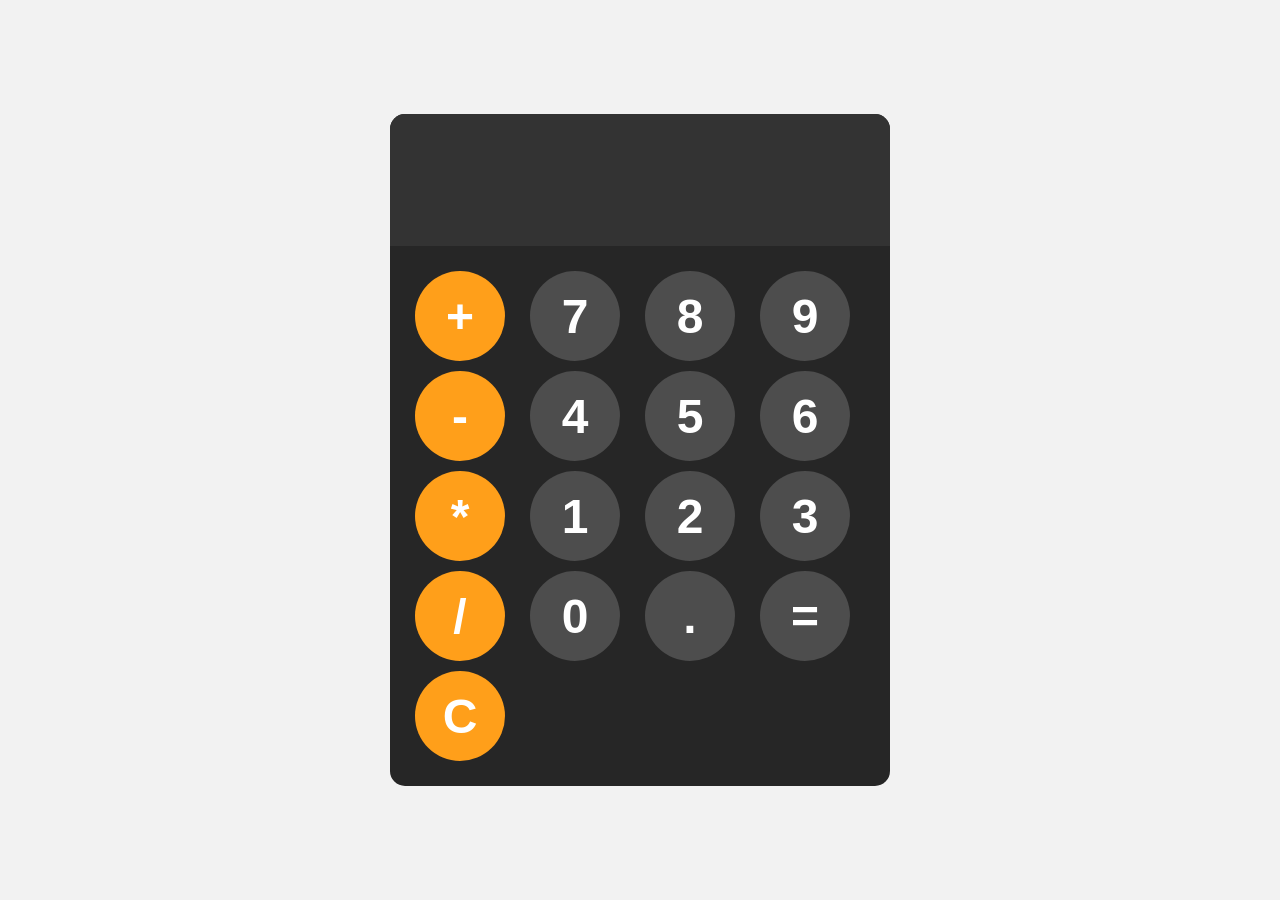
<file: Calculator/index.html>
<!DOCTYPE html>
<html lang="pl">
<head>
  <meta charset="UTF-8">
  <meta name="viewport" content="width=device-width, initial-scale=1.0">
  <link rel="stylesheet" href="style.css">
  <title>Calculator</title>
</head>
<body>
  <div class="calculatorContainer">
      <input class="display" readonly>
      <div class="keys">
        <button onclick="appendToDisplay('+')" class="operatorButton">+</button>
        <button onclick="appendToDisplay('7')">7</button>
        <button onclick="appendToDisplay('8')">8</button>
        <button onclick="appendToDisplay('9')">9</button>
        <button onclick="appendToDisplay('-')" class="operatorButton">-</button>
        <button onclick="appendToDisplay('4')">4</button>
        <button onclick="appendToDisplay('5')">5</button>
        <button onclick="appendToDisplay('6')">6</button>
        <button onclick="appendToDisplay('*')" class="operatorButton">*</button>
        <button onclick="appendToDisplay('1')">1</button>
        <button onclick="appendToDisplay('2')">2</button>
        <button onclick="appendToDisplay('3')">3</button>
        <button onclick="appendToDisplay('/')" class="operatorButton">/</button>
        <button onclick="appendToDisplay('0')">0</button>
        <button onclick="appendToDisplay('.')">.</button>
        <button onclick="calculate()">=</button>
        <button onclick="clearDisplay()" class="operatorButton ">C</button>
      </div>
  </div>
  <script src="script.js"></script>
</body>
</html>
</file>
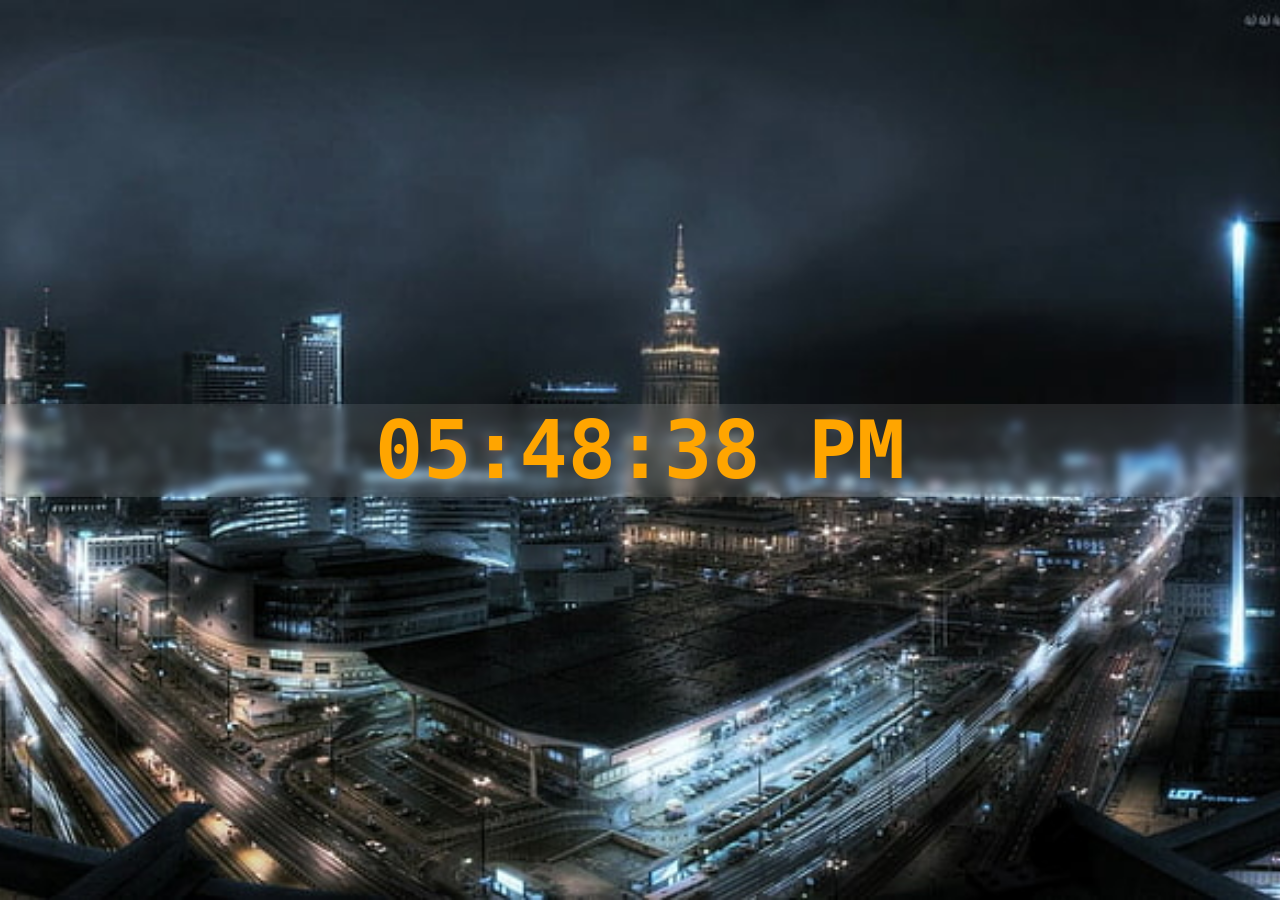
<file: Clock/index.html>
<!DOCTYPE html>
<html lang="pl">
<head>
  <meta charset="UTF-8">
  <meta name="viewport" content="width=device-width, initial-scale=1.0">
  <link rel="stylesheet" href="style.css">
  <title>Clock</title>
</head>
<body>
  <div class="clockContainer">
      <div id="clock">00:00:00</div>
  </div>
  <script src="script.js"></script>
</body>
</html>
</file>
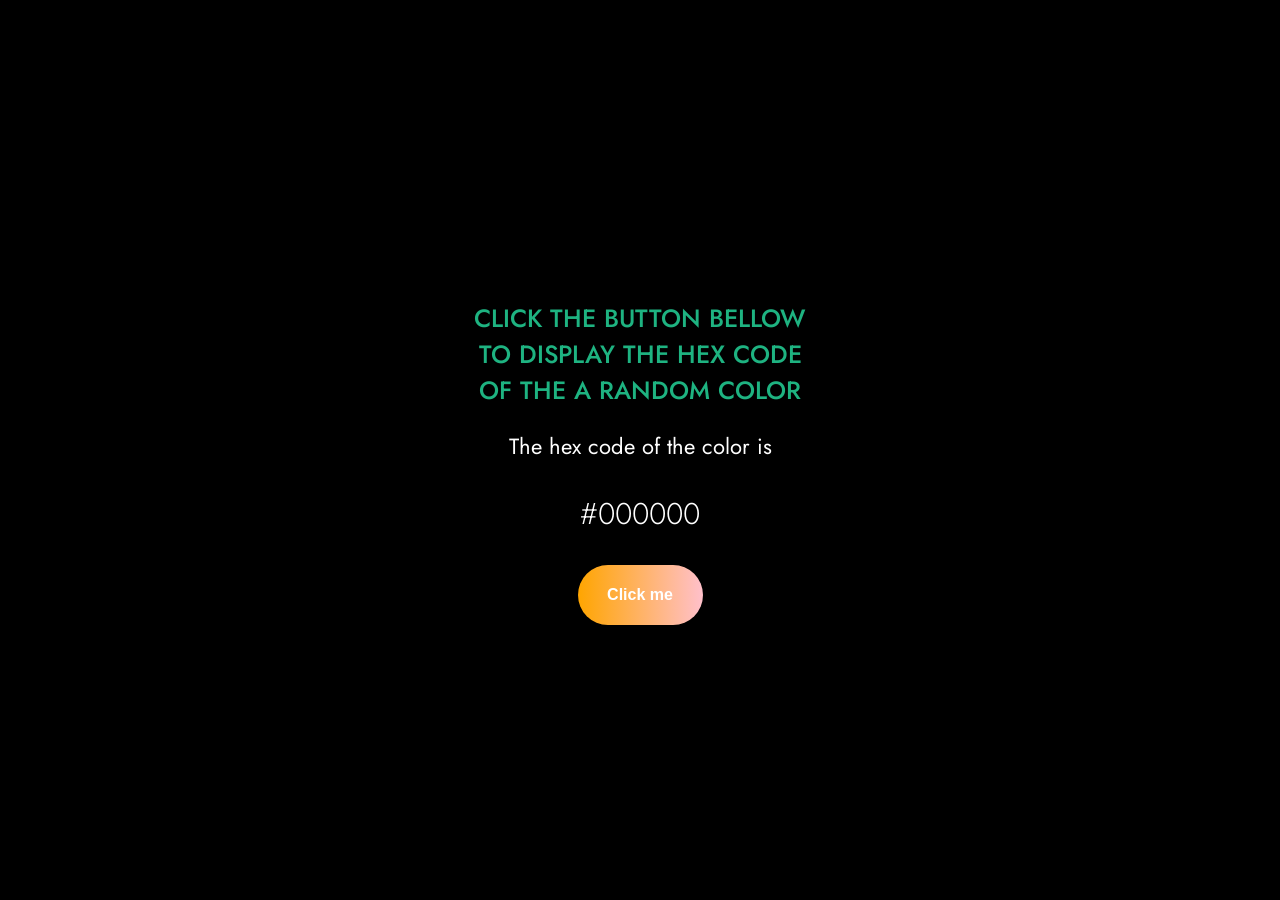
<file: ColorGenerator/index.html>
<!DOCTYPE html>
<html lang="pl">
<head>
    <meta charset="UTF-8">
    <meta name="viewport" content="width=device-width, initial-scale=1.0">
    <link rel="stylesheet" href="style.css">
    <link rel="preconnect" href="https://fonts.googleapis.com">
    <link rel="preconnect" href="https://fonts.gstatic.com" crossorigin>
    <link href="https://fonts.googleapis.com/css2?family=Jost:ital,wght@0,100..900;1,100..900&display=swap" rel="stylesheet">
    <title>Color Generator</title>
</head>
<body>
    <div class="content">
        <p class="changingColor">CLICK THE BUTTON BELLOW TO DISPLAY THE HEX CODE OF THE A RANDOM COLOR</p>
        <p class="descriptionOfRandomColor">The hex code of the color is</p>
        <p class="randomColor">#000000</p>
        <button class="randomColorButton">Click me</button>
    </div>
    <script src="script.js"></script>
</body>
</html>
</file>
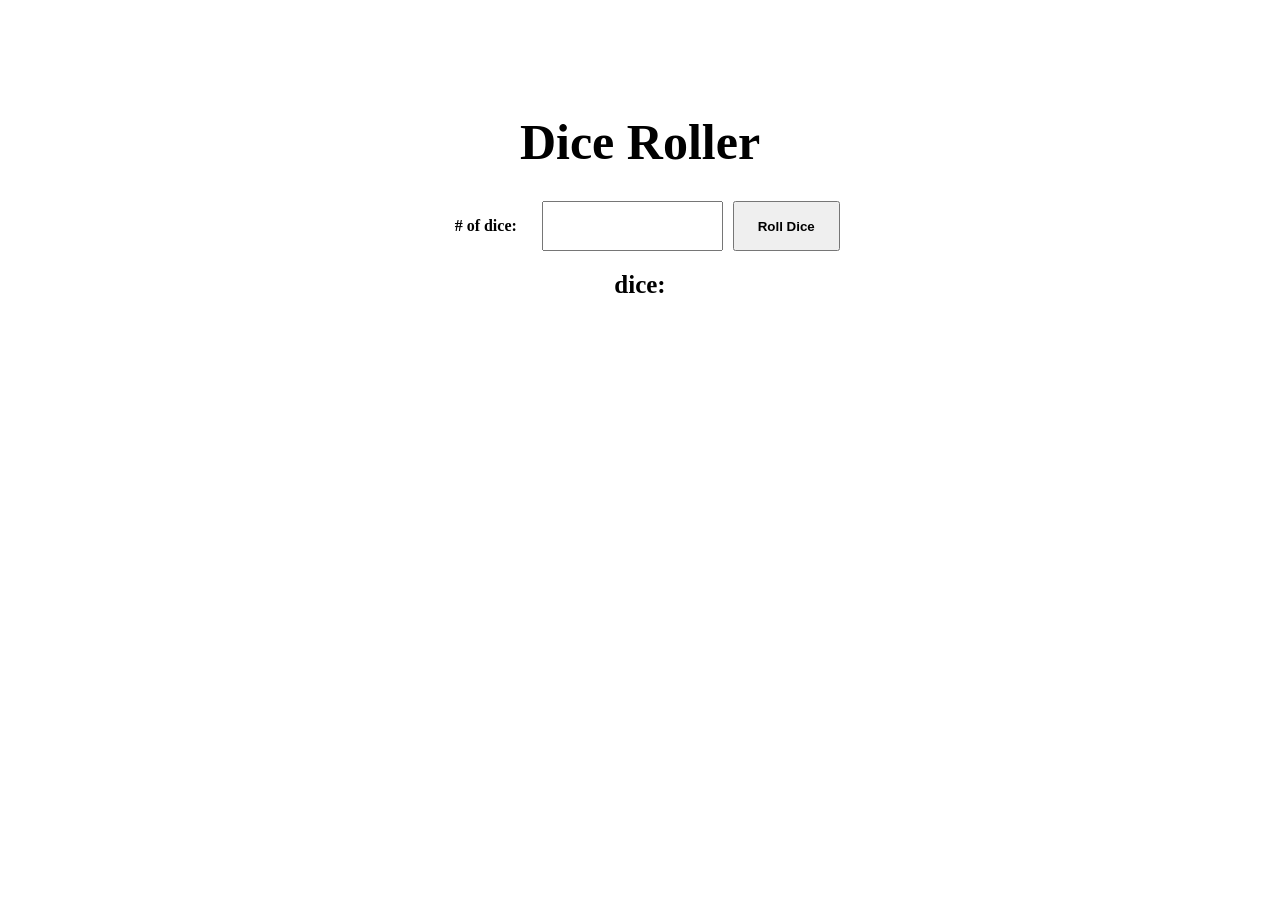
<file: DiceRoller/index.html>
<!DOCTYPE html>
<html lang="en">
<head>
  <meta charset="UTF-8">
  <meta name="viewport" content="width=device-width, initial-scale=1.0">
  <link rel="stylesheet" href="style.css">
  <title>DiceRoller</title>
</head>
<body>
  <div class="box">
    <div class="text">
      <p class="topic">Dice Roller</p>
      <p class="description"># of dice:</p>
      <input type="number" class="DiceNumber">
      <button class="Roll">Roll Dice</button>
      <p class="output">dice:</p>
    </div>
    <div class="photos"></div>
  </div>
  <script src="script.js"></script>
</body>
</html>
</file>
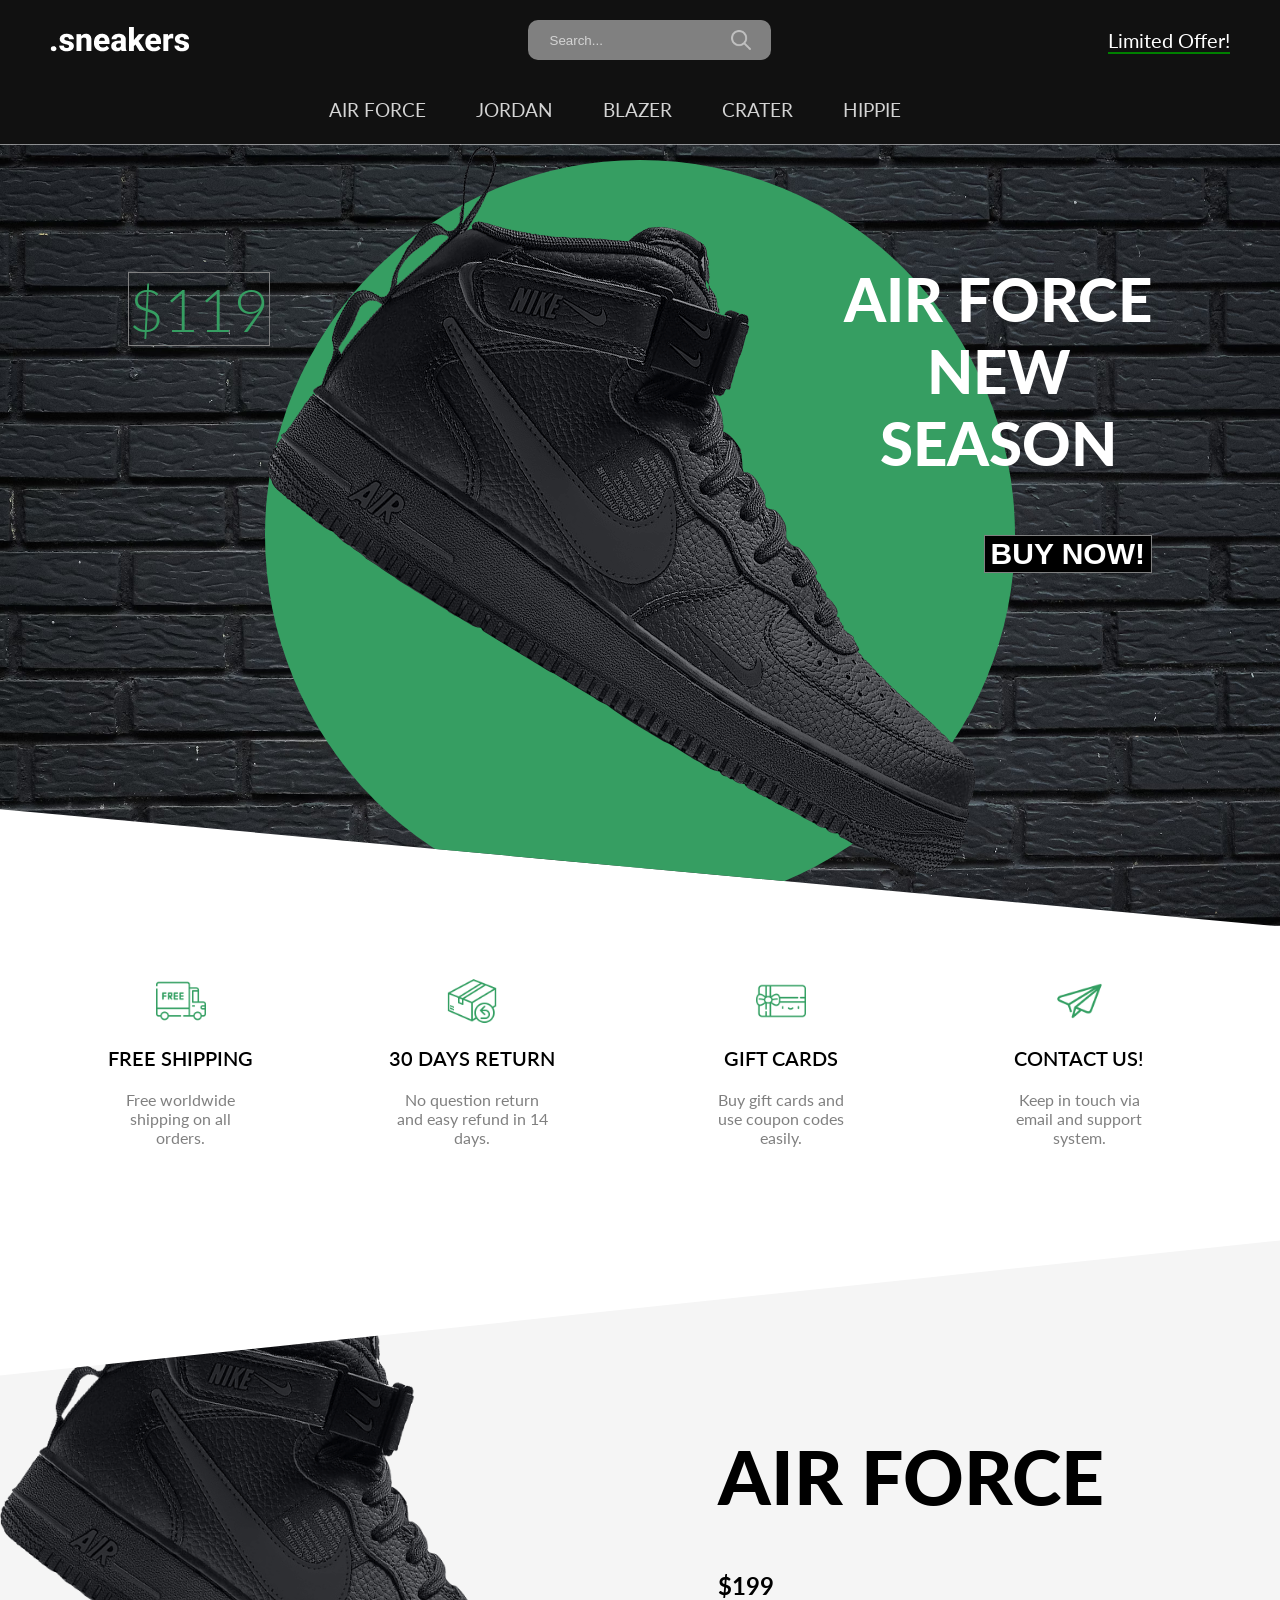
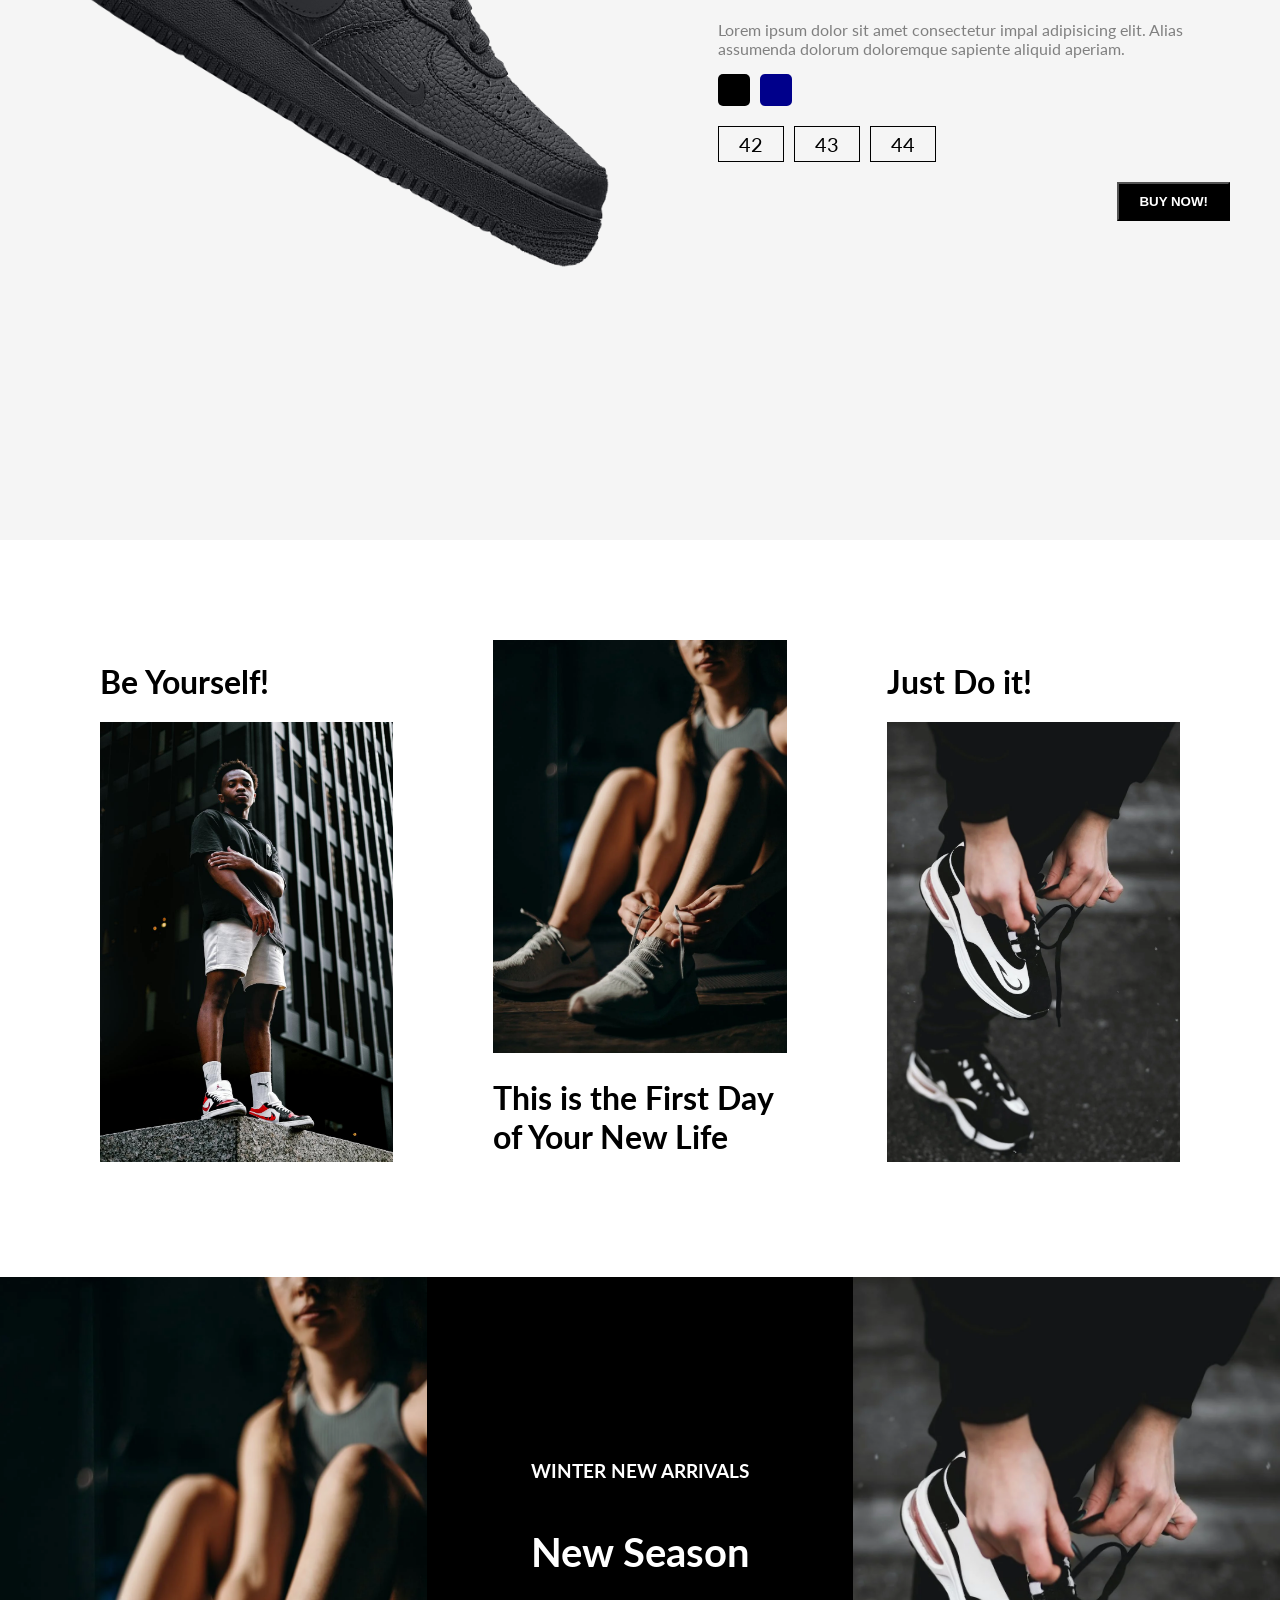
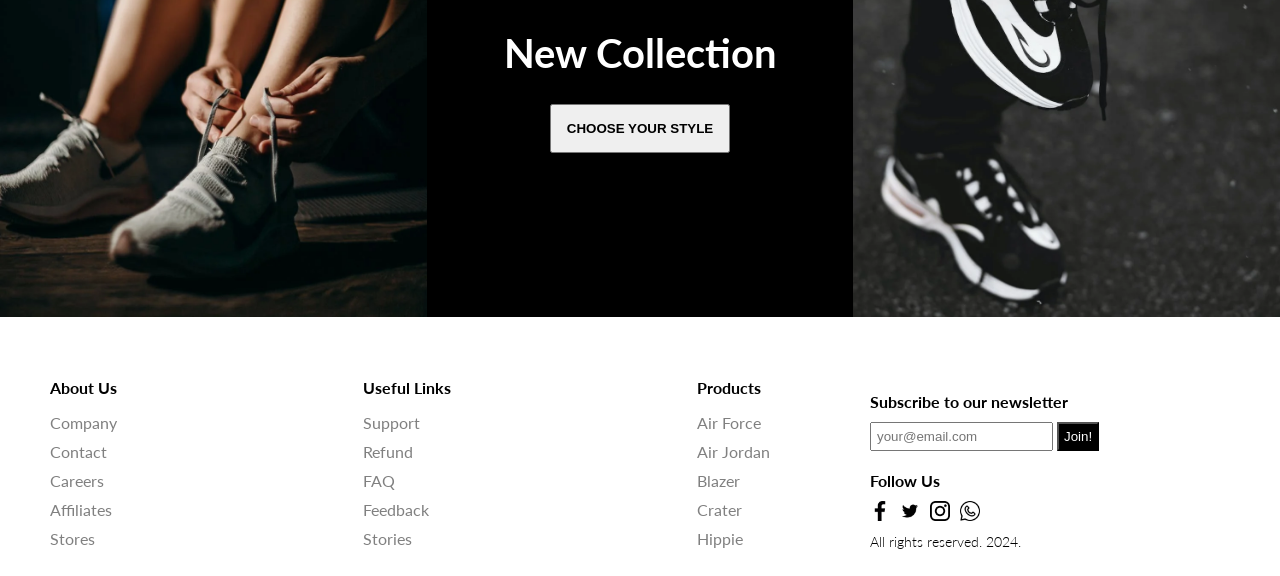
<file: Nike/index.html>
<!DOCTYPE html>
<html lang="en">
<head>
    <meta charset="UTF-8">
    <meta name="viewport" content="width=device-width, initial-scale=1.0">
    <link rel="preconnect" href="https://fonts.googleapis.com">
    <link rel="preconnect" href="https://fonts.gstatic.com" crossorigin>
    <link href="https://fonts.googleapis.com/css2?family=Lato:ital,wght@0,100;0,300;0,400;0,700;0,900;1,100;1,300;1,400;1,700;1,900&display=swap" rel="stylesheet">
    <link rel="stylesheet" href="style.css">
    <title>Nike Store</title>
</head>

<body>
    <nav id="nav">
        <div class="navTop">
            <div class="navItem">
                <img src="./img/sneakers.png" alt="">
            </div>
            <div class="navItem">
                <div class="search">
                    <input type="text" placeholder="Search..." class="searchInput">
                    <img src="./img/search.png" width="20" height="20" alt="" class="searchIcon">
                </div>
            </div>
            <div class="navItem">
                <span class="limitedOffer">Limited Offer!</span>
            </div>
        </div>
        <div class="navBottom">
            <h3 class="menuItem">AIR FORCE</h3>
            <h3 class="menuItem">JORDAN</h3>
            <h3 class="menuItem">BLAZER</h3>
            <h3 class="menuItem">CRATER</h3>
            <h3 class="menuItem">HIPPIE</h3>
        </div>
    </nav>
    <div class="slider">
        <div class="sliderWrapper">
            <div class="sliderItem">
                <img src="./img/air.png" alt="" class="sliderImg">
                <div class="sliderBg"></div>
                <h1 class="sliderTitle">AIR FORCE</br> NEW</br> SEASON</h1>
                <h2 class="sliderPrice">$119</h2>
                <a href="#product">
                    <button class="buyButton">BUY NOW!</button>
                </a>
            </div>
            <div class="sliderItem">
                <img src="./img/jordan.png" alt="" class="sliderImg">
                <div class="sliderBg"></div>
                <h1 class="sliderTitle">AIR JORDAN</br> NEW</br> SEASON</h1>
                <h2 class="sliderPrice">$149</h2>
                <a href="#product">
                    <button class="buyButton">BUY NOW!</button>
                </a>
            </div>
            <div class="sliderItem">
                <img src="./img/blazer.png" alt="" class="sliderImg">
                <div class="sliderBg"></div>
                <h1 class="sliderTitle">BLAZER</br> NEW</br> SEASON</h1>
                <h2 class="sliderPrice">$109</h2>
                <a href="#product">
                    <button class="buyButton">BUY NOW!</button>
                </a>
            </div>
            <div class="sliderItem">
                <img src="./img/crater.png" alt="" class="sliderImg">
                <div class="sliderBg"></div>
                <h1 class="sliderTitle">CRATER</br> NEW</br> SEASON</h1>
                <h2 class="sliderPrice">$129</h2>
                <a href="#product">
                    <button class="buyButton">BUY NOW!</button>
                </a>
            </div>
            <div class="sliderItem">
                <img src="./img/hippie.png" alt="" class="sliderImg">
                <div class="sliderBg"></div>
                <h1 class="sliderTitle">HIPPIE</br> NEW</br> SEASON</h1>
                <h2 class="sliderPrice">$99</h2>
                <a href="#product">
                    <button class="buyButton">BUY NOW!</button>
                </a>
            </div>
        </div>
    </div>
   
    <div class="features">
        <div class="feature">
            <img src="./img/shipping.png" alt="" class="featureIcon">
            <span class="featureTitle">FREE SHIPPING</span>
            <span class="featureDesc">Free worldwide shipping on all orders.</span>
        </div>
        <div class="feature">
            <img class="featureIcon" src="./img/return.png" alt="">
            <span class="featureTitle">30 DAYS RETURN</span>
            <span class="featureDesc">No question return and easy refund in 14 days.</span>
        </div>
        <div class="feature">
            <img class="featureIcon" src="./img/gift.png" alt="">
            <span class="featureTitle">GIFT CARDS</span>
            <span class="featureDesc">Buy gift cards and use coupon codes easily.</span>
        </div>
        <div class="feature">
            <img class="featureIcon" src="./img/contact.png" alt="">
            <span class="featureTitle">CONTACT US!</span>
            <span class="featureDesc">Keep in touch via email and support system.</span>
        </div>
    </div>

    <div class="product" id="product">
        <img src="./img/air.png" alt="" class="productImg">
        <div class="productDetails">
            <h1 class="productTitle">AIR FORCE</h1>
            <h2 class="productPrice">$199</h2>
            <p class="productDesc">Lorem ipsum dolor sit amet consectetur impal adipisicing elit. Alias assumenda
                dolorum
                doloremque sapiente aliquid aperiam.</p>
            <div class="colors">
                <div class="color"></div>
                <div class="color"></div>
            </div>
            <div class="sizes">
                <div class="size">42</div>
                <div class="size">43</div>
                <div class="size">44</div>
            </div>
            <button class="productButton">BUY NOW!</button>
        </div>
        <div class="payment">
            <h1 class="payTitle">Personal Information</h1>
            <label>Name and Surname</label>
            <input type="text" placeholder="John Doe" class="payInput">
            <label>Phone Number</label>
            <input type="text" placeholder="+1 234 5678" class="payInput">
            <label>Address</label>
            <input type="text" placeholder="Elton St 21 22-145" class="payInput">
            <h1 class="payTitle">Card Information</h1>
            <div class="cardIcons">
                <img src="./img/visa.png" width="40" alt="" class="cardIcon">
                <img src="./img/master.png" alt="" width="40" class="cardIcon">
            </div>
            <input type="password" class="payInput" placeholder="Card Number">
            <div class="cardInfo">
                <input type="text" placeholder="mm" class="payInput sm">
                <input type="text" placeholder="yyyy" class="payInput sm">
                <input type="text" placeholder="cvv" class="payInput sm">
            </div>
            <button class="payButton">Checkout!</button>
            <span class="close">X</span>
        </div>
    </div>
    <div class="gallery">
        <div class="galleryItem">
            <h1 class="galleryTitle">Be Yourself!</h1>
            <img src="./img/cover4.jpg"
                alt="" class="galleryImg">
        </div>
        <div class="galleryItem">
            <img src="./img/cover2.jpg"
                alt="" class="galleryImg">
            <h1 class="galleryTitle">This is the First Day of Your New Life</h1>
        </div>
        <div class="galleryItem">
            <h1 class="galleryTitle">Just Do it!</h1>
            <img src="./img/cover3.jpg"
                alt="" class="galleryImg">
        </div>
    </div>
    <div class="newSeason">
        <div class="nsItem">
            <img src="./img/cover2.jpg"
                alt="" class="nsImg">
        </div>
        <div class="nsItem">
            <h3 class="nsTitleSm">WINTER NEW ARRIVALS</h3>
            <h1 class="nsTitle">New Season</h1>
            <h1 class="nsTitle">New Collection</h1>
            <a href="#nav">
                <button class="nsButton">CHOOSE YOUR STYLE</button>
            </a>
        </div>
        <div class="nsItem">
            <img src="./img/cover3.jpg"
                alt="" class="nsImg">
        </div>
    </div>
    <footer>
        <div class="footerLeft">
            <div class="footerMenu">
                <h1 class="fMenuTitle">About Us</h1>
                <ul class="fList">
                    <li class="fListItem">Company</li>
                    <li class="fListItem">Contact</li>
                    <li class="fListItem">Careers</li>
                    <li class="fListItem">Affiliates</li>
                    <li class="fListItem">Stores</li>
                </ul>
            </div>
            <div class="footerMenu">
                <h1 class="fMenuTitle">Useful Links</h1>
                <ul class="fList">
                    <li class="fListItem">Support</li>
                    <li class="fListItem">Refund</li>
                    <li class="fListItem">FAQ</li>
                    <li class="fListItem">Feedback</li>
                    <li class="fListItem">Stories</li>
                </ul>
            </div>
            <div class="footerMenu">
                <h1 class="fMenuTitle">Products</h1>
                <ul class="fList">
                    <li class="fListItem">Air Force</li>
                    <li class="fListItem">Air Jordan</li>
                    <li class="fListItem">Blazer</li>
                    <li class="fListItem">Crater</li>
                    <li class="fListItem">Hippie</li>
                </ul>
            </div>
        </div>
        <div class="footerRight">
            <div class="footerRightMenu">
                <h1 class="fMenuTitle">Subscribe to our newsletter</h1>
                <div class="fMail">
                    <input type="text" placeholder="your@email.com" class="fInput">
                    <button class="fButton">Join!</button>
                </div>
            </div>
            <div class="footerRightMenu">
                <h1 class="fMenuTitle">Follow Us</h1>
                <div class="fIcons">
                    <img src="./img/facebook.png" alt="" class="fIcon">
                    <img src="./img/twitter.png" alt="" class="fIcon">
                    <img src="./img/instagram.png" alt="" class="fIcon">
                    <img src="./img/whatsapp.png" alt="" class="fIcon">
                </div>
            </div>
            <div class="footerRightMenu">
                <span class="copyright">All rights reserved. 2024.</span>
            </div>
        </div>
    </footer>
    <script src="./script.js"></script>
</body>

</html>
</file>
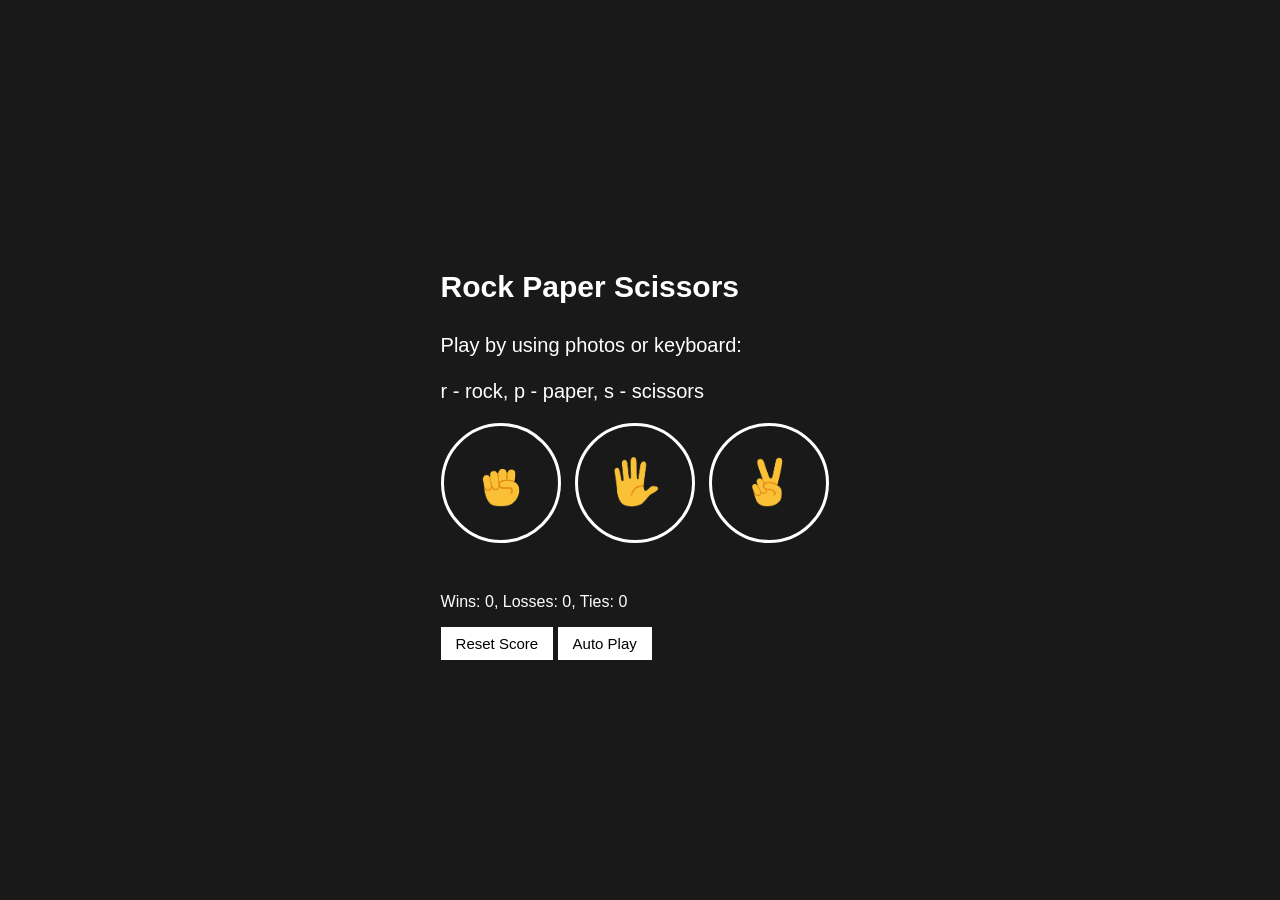
<file: RockPaperScissors/index.html>
<!DOCTYPE html>
<html>
  <head>
    <title>Rock Paper Scissors</title>
    <link rel="stylesheet" href="style.css">
  </head>
  <body>
    <div>
      <p class="title">Rock Paper Scissors</p>
      <p class="description">Play by using photos or keyboard: <br><br> r - rock, p - paper, s - scissors</p>
      <button onclick="
        playGame('rock');
      " class="move-button">
        <img src="rock-emoji.png" class="move-icon">
      </button>

      <button onclick="
        playGame('paper');
      " class="move-button">
        <img src="paper-emoji.png" class="move-icon">
      </button>

      <button onclick="
        playGame('scissors');
      " class="move-button">
        <img src="scissors-emoji.png" class="move-icon">
      </button>

      <p class="js-result"></p>
      <p class="js-moves"></p>
      <p class="js-score"></p>

      <button onclick="
        score.wins = 0;
        score.losses = 0;
        score.ties = 0;
        localStorage.removeItem('score');
        updateScoreElement();
        document.querySelector('.js-result').innerHTML = '';
        document.querySelector('.js-moves').innerHTML = '';
        document.querySelector('.js-score').classList.remove('score');
      " class="reset-score-button">Reset Score</button>
      <button class="auto-button">Auto Play</button>
    </div>
    <script src="script.js"></script>
  </body>
</html>
</file>
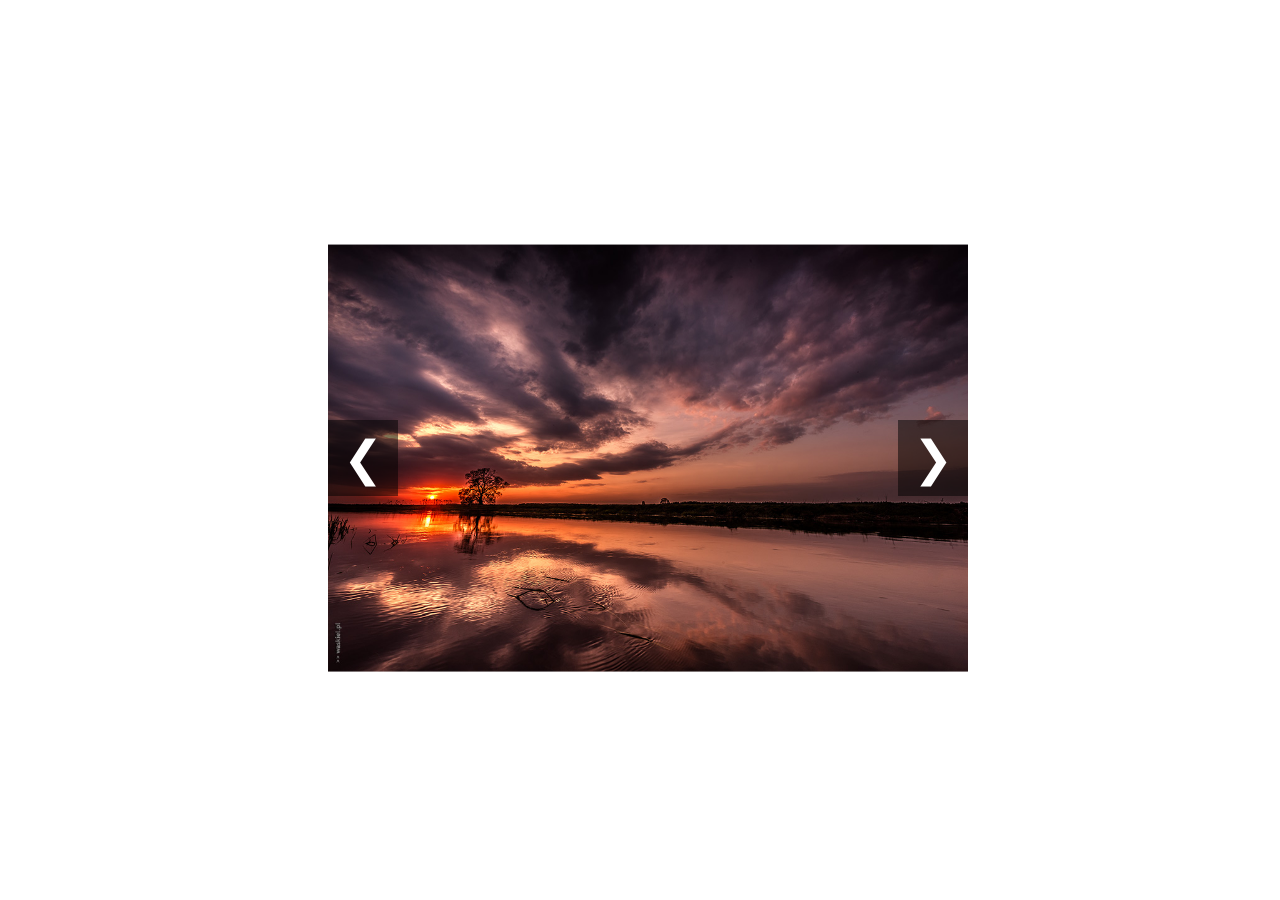
<file: Slider/index.html>
<!DOCTYPE html>
<html lang="pl">
<head>
  <meta charset="UTF-8">
  <meta name="viewport" content="width=device-width, initial-scale=1.0">
  <link rel="stylesheet" href="style.css">
  <title>Slider</title>
</head>
<body>
  <div class="slider">
    <div class="slides">
      <img class="slide" src="photo1.jpg" alt="photo1">
      <img class="slide" src="photo2.jpg" alt="photo2">
      <img class="slide" src="photo3.jpg" alt="photo3">
    </div>
    <button class="prev">&#10094</button>
    <button class="next">&#10095</button>
  </div>
  <script src="script.js"></script>
</body>
</html>
</file>
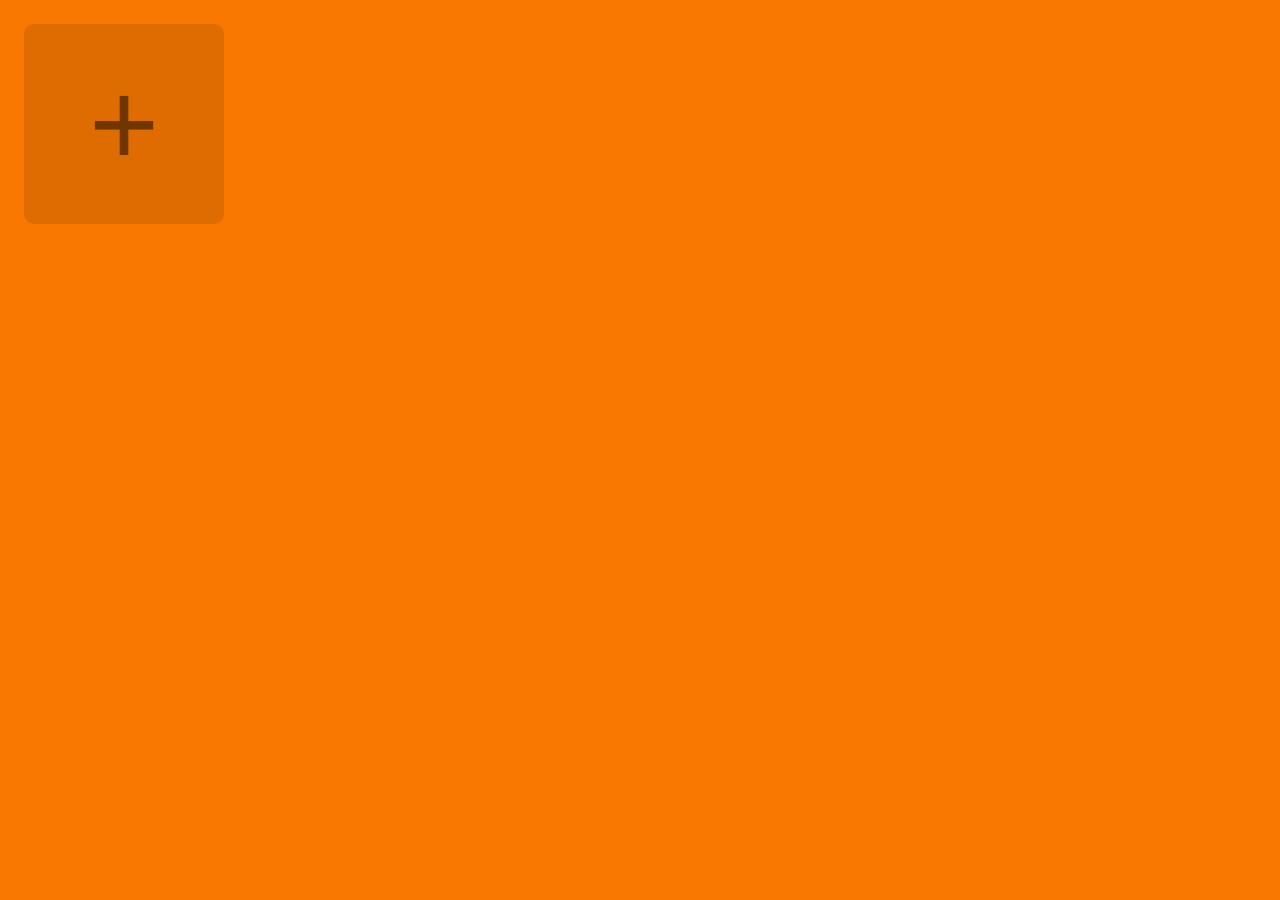
<file: StickyNotes/index.html>
<!DOCTYPE html>
<html lang="pl">
<head>
    <meta charset="UTF-8">
    <meta name="viewport" content="width=device-width, initial-scale=1.0">
    <link rel="stylesheet" href="style.css">
    <title>StickyNotes</title>
</head>
<body>
    <div id="app">
        <button class="add-note">+</button>
    </div>
    <script src="script.js" defer></script>
</body>
</html>
</file>
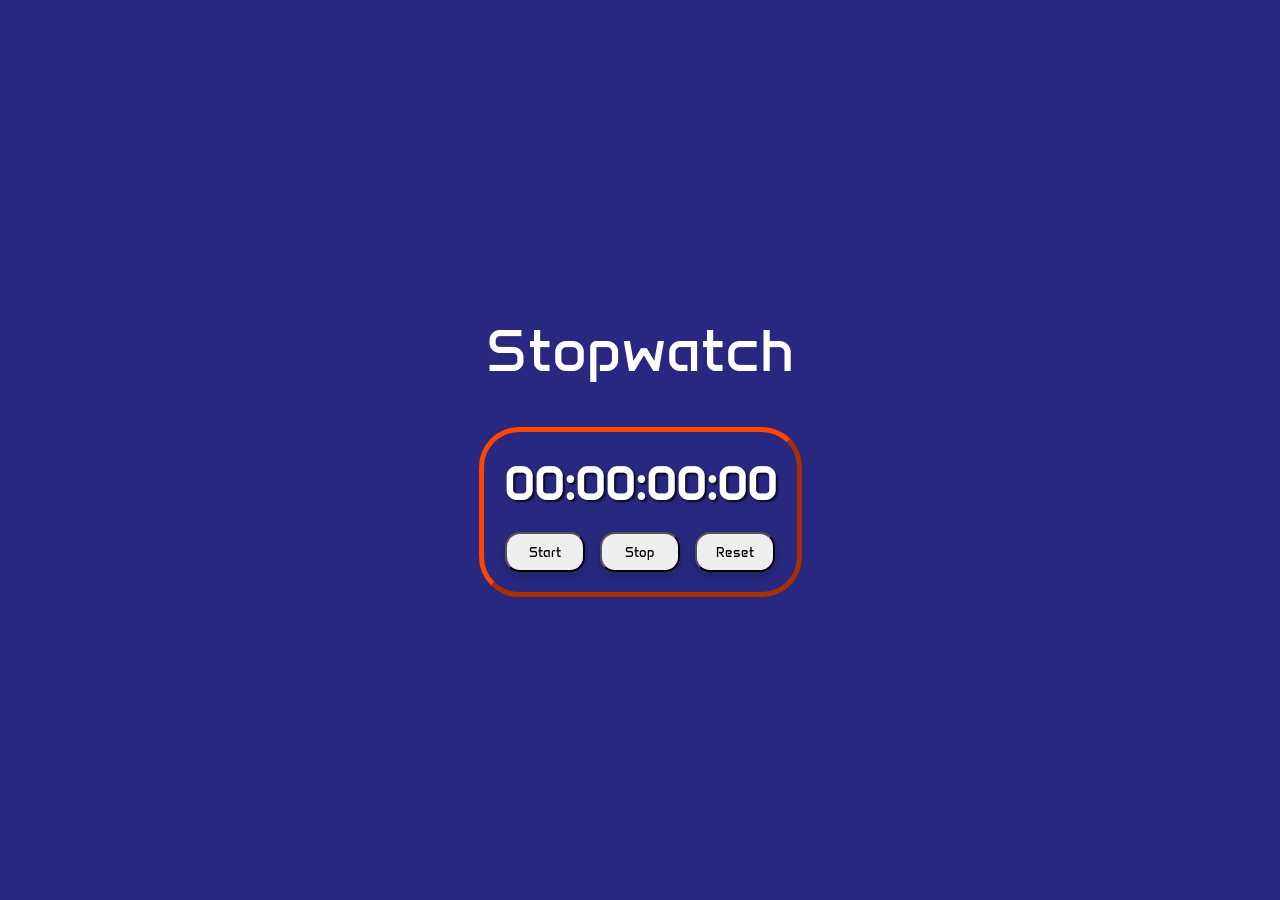
<file: Stopwatch/index.html>
<!DOCTYPE html>
<html lang="pl">
<head>
  <meta charset="UTF-8">
  <meta name="viewport" content="width=device-width, initial-scale=1.0">
  <link rel="stylesheet" href="style.css">
  <link rel="preconnect" href="https://fonts.googleapis.com">
  <link rel="preconnect" href="https://fonts.gstatic.com" crossorigin>
  <link href="https://fonts.googleapis.com/css2?family=Anta&display=swap" rel="stylesheet">
  <title>Stopwatch</title>
</head>
<body>
  <div class="timerContainer">
      <p class="stopwatchDescription">Stopwatch</p>
      <div id="timer">
        <p class="stopwatch"></p>
        <button class="start">Start</button>
        <button class="stop">Stop</button>
        <button class="reset">Reset</button>
      </div>
  </div>
  <script src="script.js"></script>
</body>
</html>
</file>
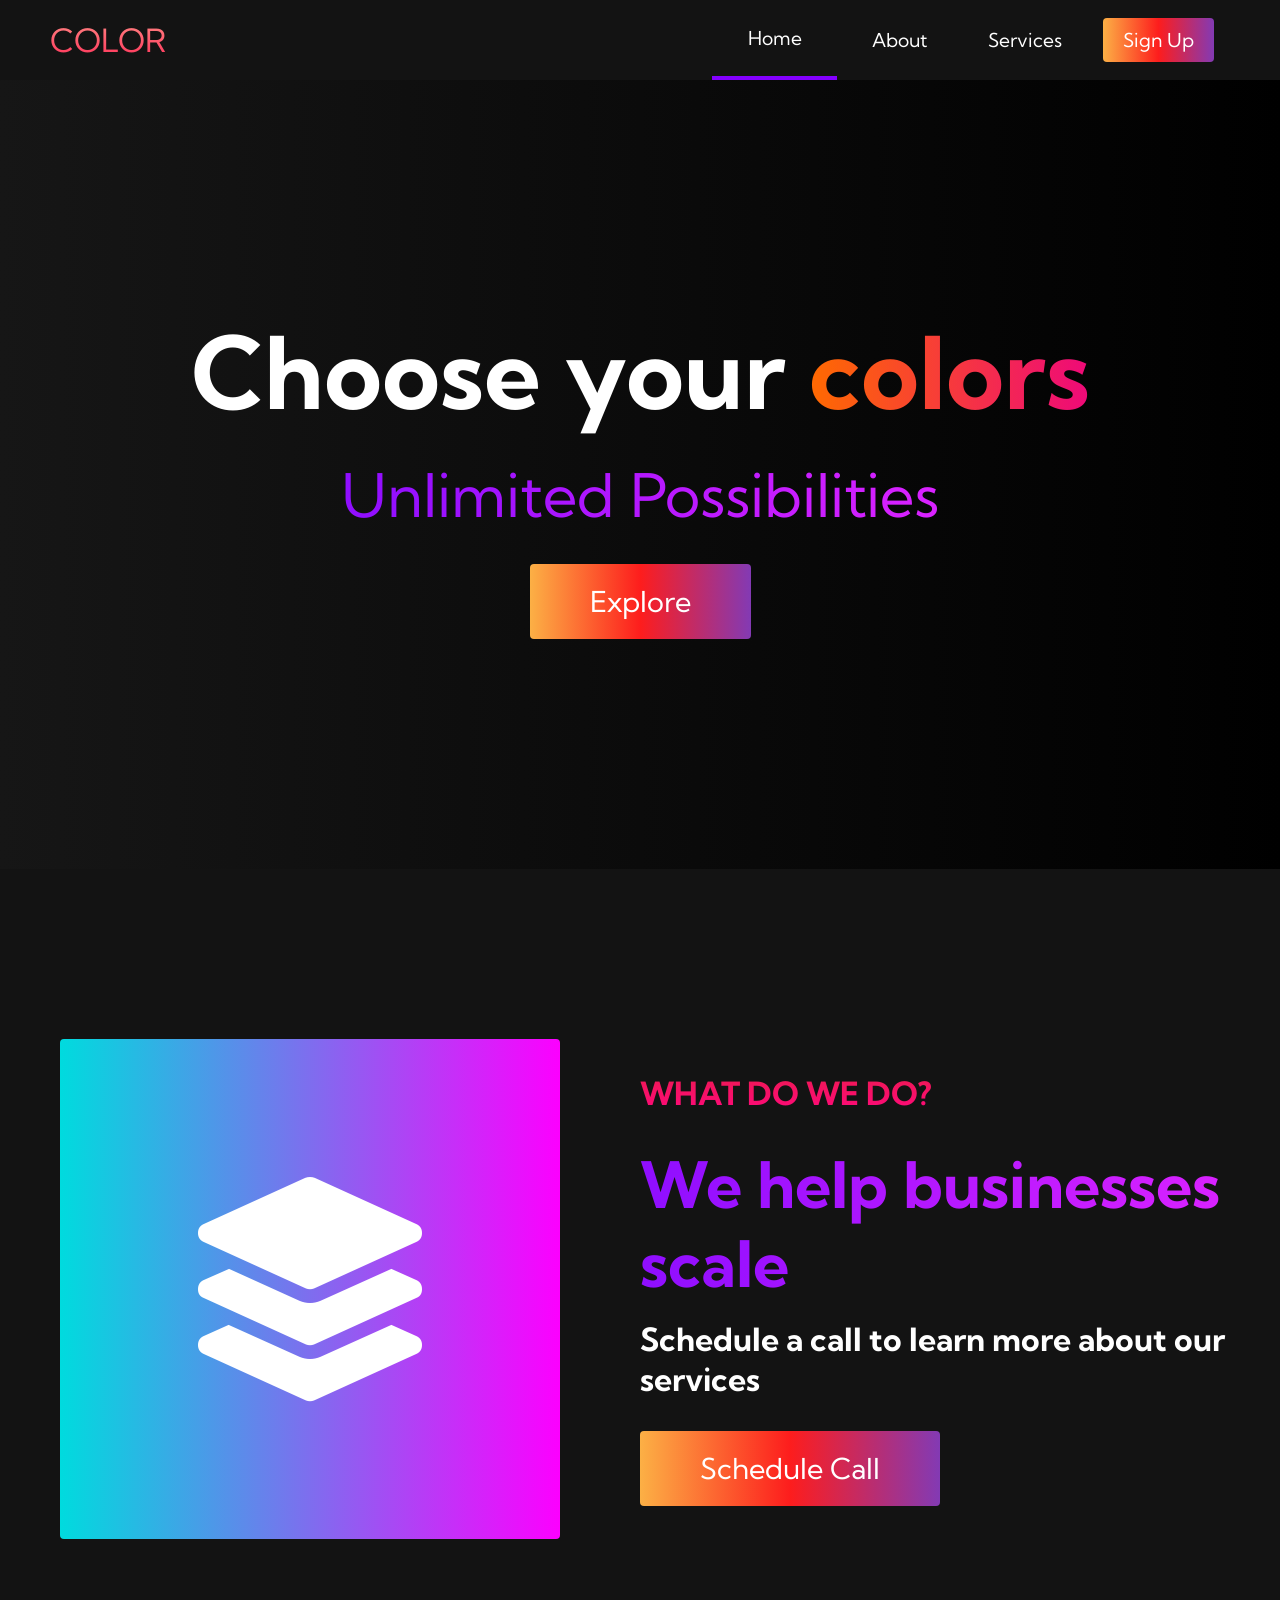
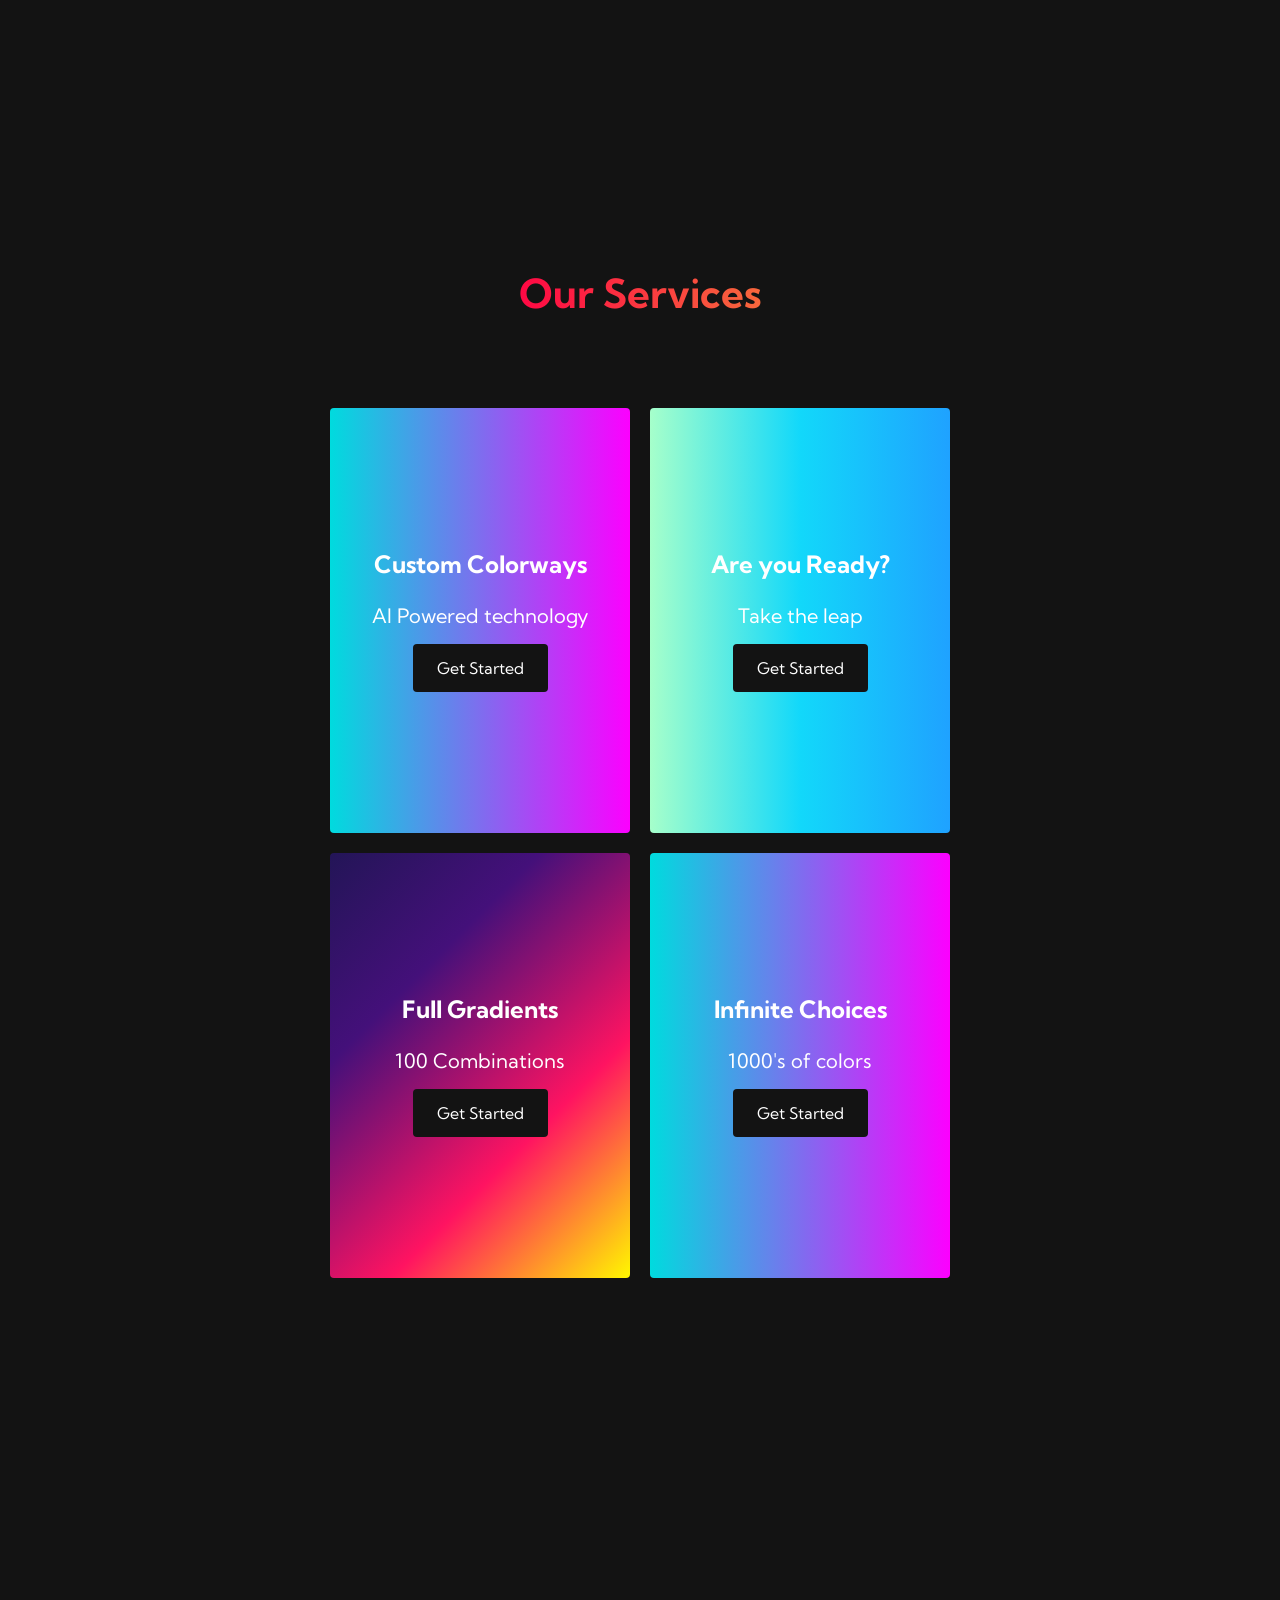
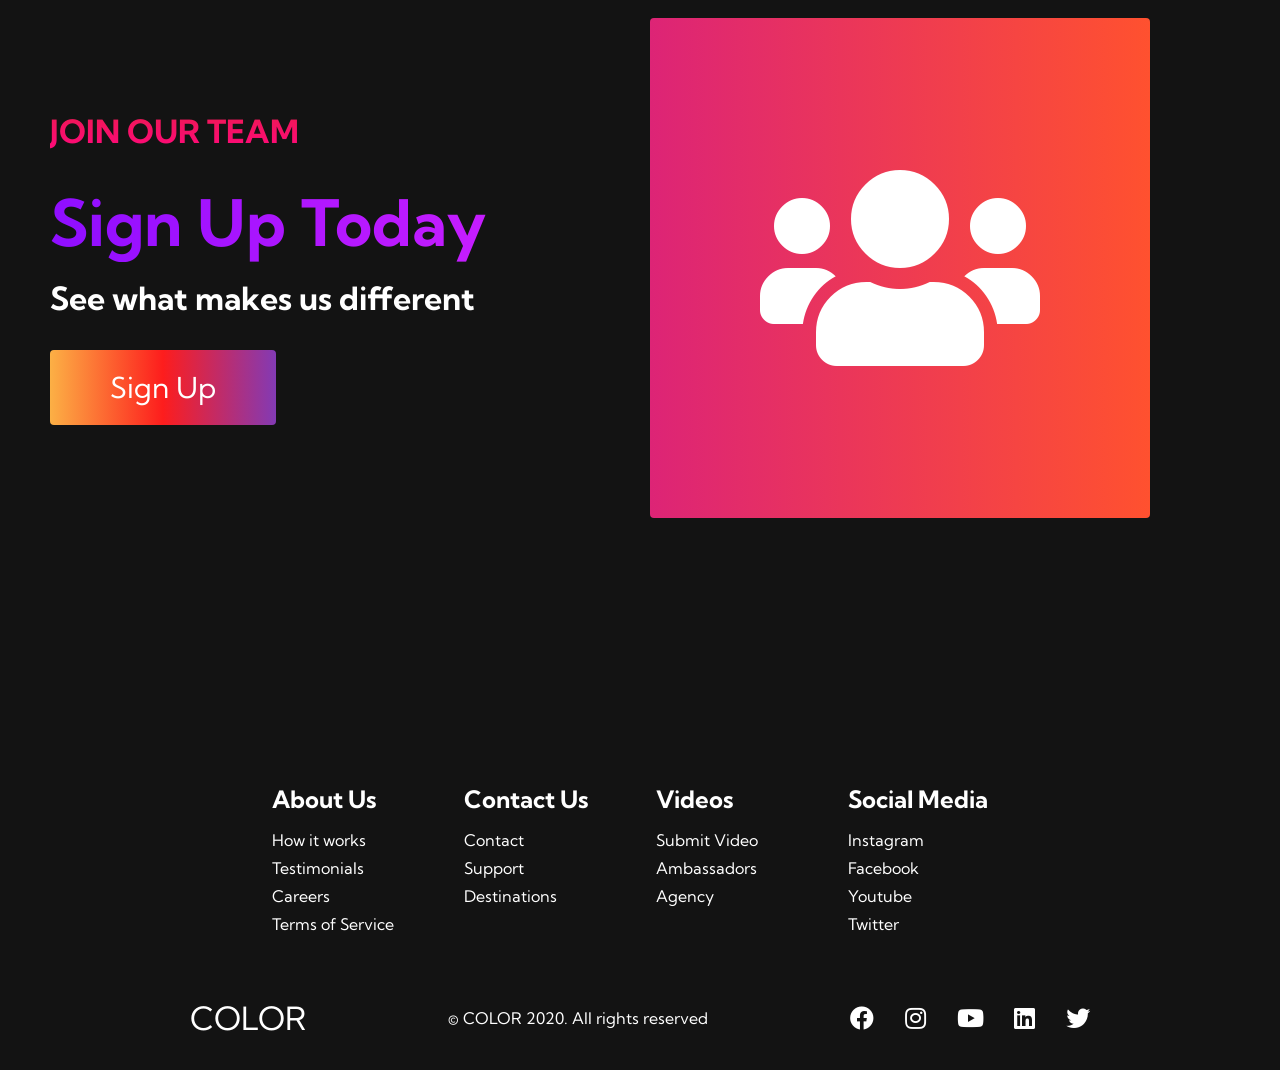
<file: Test2/index.html>
<!DOCTYPE html>
<html lang="en">
<head>
  <meta charset="UTF-8">
  <meta name="viewport" content="width=device-width, initial-scale=1.0">
  <title>Test2</title>
  <link rel="stylesheet" href="styles.css">
  <link rel="stylesheet" href="https://use.fontawesome.com/releases/v5.14.0/css/all.css" integrity="sha384-HzLeBuhoNPvSl5KYnjx0BT+WB0QEEqLprO+NBkkk5gbc67FTaL7XIGa2w1L0Xbgc" crossorigin="anonymous">
  <link href="https://fonts.googleapis.com/css2?family=Kumbh+Sans:wght@400;700&display=swap" rel="stylesheet">
  <script src="script.js" defer></script>
</head>
<body>
  <nav class="navbar">
    <div class="navbar__container">
      <a href="#home" id="navbar__logo">COLOR</a>
      <div class="navbar__toggle" id="mobile-menu">
        <span class="bar"></span>
        <span class="bar"></span>
        <span class="bar"></span>
      </div>
      <ul class="navbar__menu">
        <li class="navbar__item">
          <a href="#home" class="navbar__links" id="home-page">Home</a>
        </li>
        <li class="navbar__item">
          <a href="#about" class="navbar__links" id="about-page">About</a>
        </li>
        <li class="navbar__item">
          <a href="#services" class="navbar__links" id="services-page">Services</a>
        </li>
        <li class="navbar__btn">
          <a href="#sign-up" class="button" id="signup">Sign Up</a>
        </li>
      </ul>
    </div>
  </nav>
  <div class="hero" id="home">
    <div class="hero__container">
      <h1 class="hero__heading">Choose your <span>colors</span></h1>
      <p class="hero__description">Unlimited Possibilities</p>
      <button class="main__btn"><a href="#">Explore</a></button>
    </div>
  </div>
  <div class="main" id="about">
    <div class="main__container">
      <div class="main__img--container">
        <div class="main__img--card"><i class="fas fa-layer-group"></i></div>
      </div>
      <div class="main__content">
        <h1>What do we do?</h1>
        <h2>We help businesses scale</h2>
        <p>Schedule a call to learn more about our services</p>
        <button class="main__btn"><a href="#">Schedule Call</a></button>
      </div>
    </div>
  </div>
  <div class="services" id="services">
    <h1>Our Services</h1>
    <div class="services__wrapper">
      <div class="services__card">
        <h2>Custom Colorways</h2>
        <p>AI Powered technology</p>
        <div class="services__btn"><button>Get Started</button></div>
      </div>
      <div class="services__card">
        <h2>Are you Ready?</h2>
        <p>Take the leap</p>
        <div class="services__btn"><button>Get Started</button></div>
      </div>
      <div class="services__card">
        <h2>Full Gradients</h2>
        <p>100 Combinations</p>
        <div class="services__btn"><button>Get Started</button></div>
      </div>
      <div class="services__card">
        <h2>Infinite Choices</h2>
        <p>1000's of colors</p>
        <div class="services__btn"><button>Get Started</button></div>
      </div>
    </div>
  </div>
  <div class="main" id="sign-up">
    <div class="main__container">
      <div class="main__content">
        <h1>Join Our Team</h1>
        <h2>Sign Up Today</h2>
        <p>See what makes us different</p>
        <button class="main__btn"><a href="#">Sign Up</a></button>
      </div>
      <div class="main__img--container">
        <div class="main__img--card" id="card-2">
          <i class="fas fa-users"></i>
        </div>
      </div>
    </div>
  </div>
  <div class="footer__container">
    <div class="footer__links">
      <div class="footer__link--wrapper">
        <div class="footer__link--items">
          <h2>About Us</h2>
          <a href="/sign__up">How it works</a> <a href="/">Testimonials</a>
          <a href="/">Careers</a> <a href="/">Terms of Service</a>
        </div>
        <div class="footer__link--items">
          <h2>Contact Us</h2>
          <a href="/">Contact</a> <a href="/">Support</a>
          <a href="/">Destinations</a>
        </div>
      </div>
      <div class="footer__link--wrapper">
        <div class="footer__link--items">
          <h2>Videos</h2>
          <a href="/">Submit Video</a> <a href="/">Ambassadors</a>
          <a href="/">Agency</a>
        </div>
        <div class="footer__link--items">
          <h2>Social Media</h2>
          <a href="/">Instagram</a> <a href="/">Facebook</a>
          <a href="/">Youtube</a> <a href="/">Twitter</a>
        </div>
      </div>
    </div>
    <section class="social__media">
      <div class="social__media--wrap">
        <div class="footer__logo">
          <a href="/" id="footer__logo">COLOR</a>
        </div>
        <p class="website__rights">© COLOR 2020. All rights reserved</p>
        <div class="social__icons">
          <a href="/" class="social__icon--link" target="_blank"
            ><i class="fab fa-facebook"></i
          ></a>
          <a href="/" class="social__icon--link"
            ><i class="fab fa-instagram"></i
          ></a>
          <a href="/" class="social__icon--link"
            ><i class="fab fa-youtube"></i
          ></a>
          <a href="/" class="social__icon--link"
            ><i class="fab fa-linkedin"></i
          ></a>
          <a href="/" class="social__icon--link"
            ><i class="fab fa-twitter"></i
          ></a>
        </div>
      </div>
    </section>
  </div>
</body>
</html>
</file>
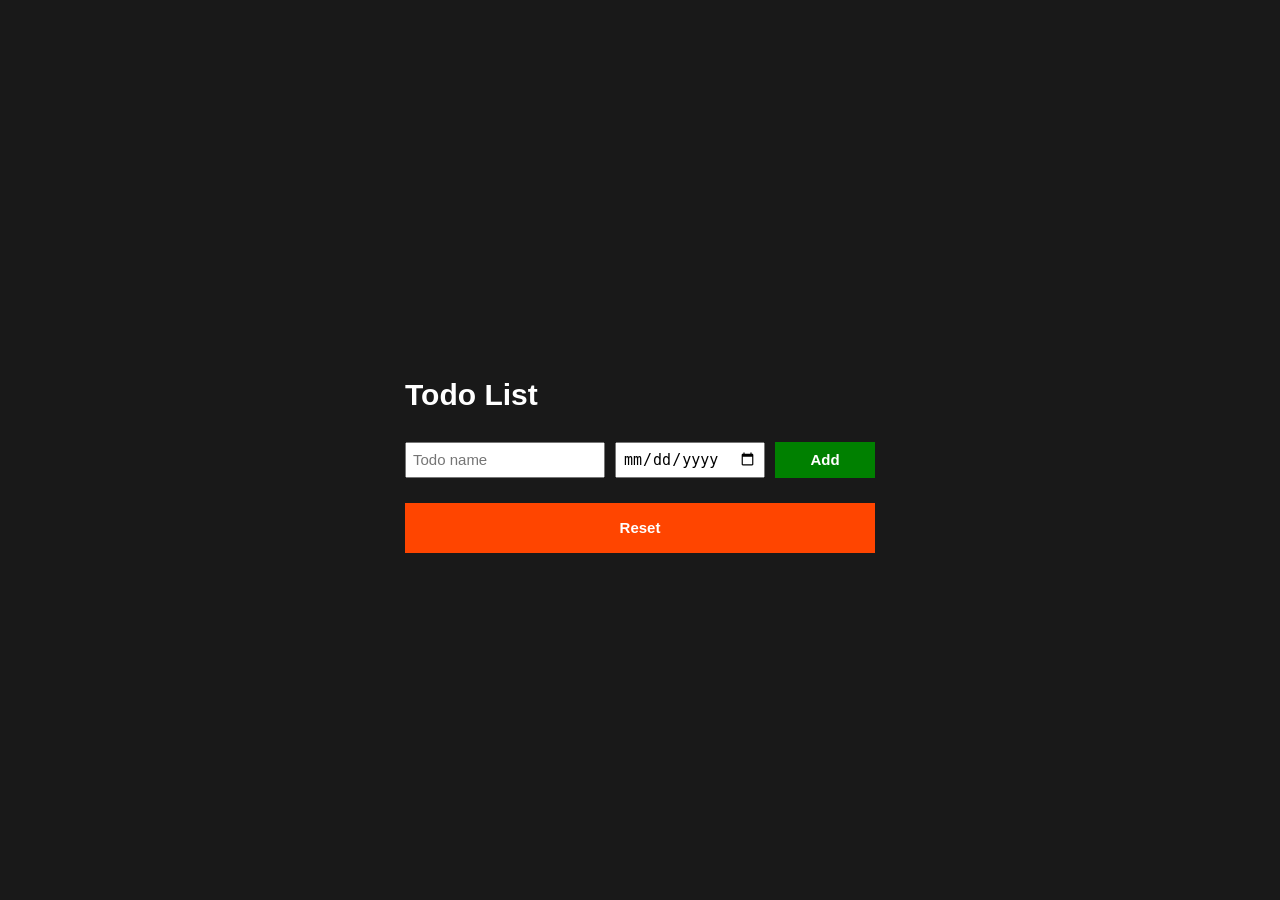
<file: ToDoList/index.html>
<!DOCTYPE html>
<html>
  <head>
    <title>Todo List</title>
    <link rel="stylesheet" href="style.css">
  </head>
  <body>
    <div>
    <p class="title">Todo List</p>
      <div class="todo-input-grid">
        <input placeholder="Todo name"
          class="js-name-input name-input">
        <input type="date"
          class="js-due-date-input due-date-input">
        <button onclick="
          addTodo();
        " class="add-todo-button">Add</button>
      </div>
      <div class="js-todo-list todo-grid"></div>
      <button onclick="
        resetTodo();
        " class="reset-todo-button">Reset</button>
    </div>
    <script src="script.js"></script>
  </body>
</html>
</file>
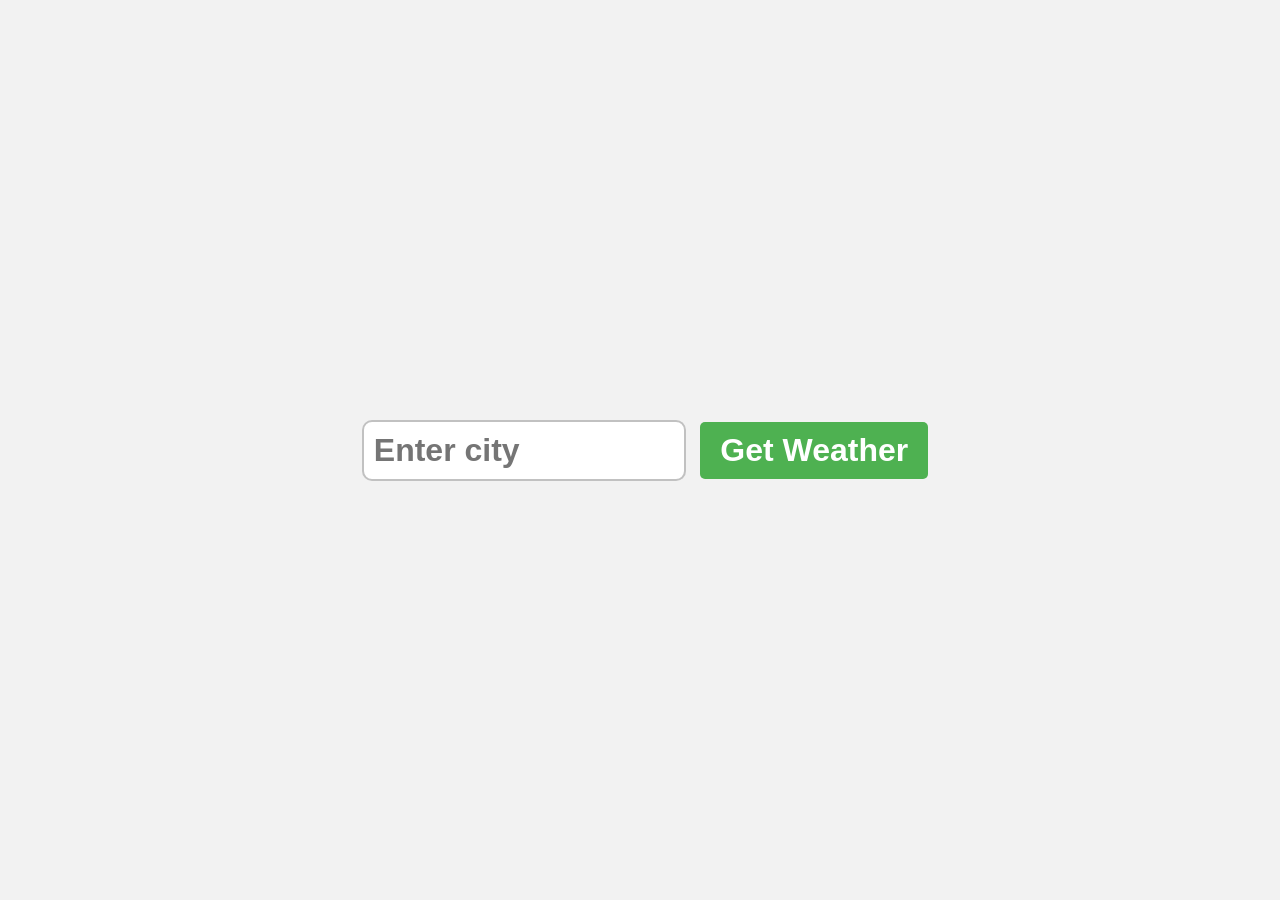
<file: Weather/index.html>
<!DOCTYPE html>
<html lang="pl">
<head>
    <meta charset="UTF-8">
    <meta name="viewport" content="width=device-width, initial-scale=1.0">
    <link rel="stylesheet" href="style.css">
    <title>WeatherApp</title>
</head>
<body>
    <form class="weatherForm">
        <input type="text" class="cityInput" placeholder="Enter city">
        <button type="submit">Get Weather</button>
    </form>
    <div class="card" style="display: none"></div>
    <script src="script.js"></script>
</body>
</html>
</file>
<file: Calculator/style.css>
body {
  margin: 0;
  font-family: Arial, Helvetica, sans-serif;
  display: flex;
  justify-content: center;
  align-items: center;
  background-color: hsl(0,0%,95%);
  height: 100vh;
}

.calculatorContainer {
  background-color: hsl(0,0%,15%);
  border-radius: 15px;
  max-width: 500px;
  overflow: hidden;
}

.keys {
  display: grid;
  grid-template-columns: repeat(4, 1fr);
  gap: 10px;
  padding: 25px;
}

.display {
  width: 100%;
  padding: 20px;
  font-size: 5rem;
  text-align: left;
  border: none;
  background-color: hsl(0,0%,20%);
  color: white;
}

button {
  width: 90px;
  height: 90px;
  border-radius: 45px;
  border: none;
  color: white;
  background-color: hsl(0,0%,30%);
  font-size: 3rem;
  font-weight: bold;
  cursor: pointer;
}

button:hover{
  background-color: hsl(0,0%,40%);
}
button:active{
  background-color: hsl(0,0%,50%);
}
.operatorButton {
  background-color: hsl(35,100%,55%);
}
.operatorButton:hover{
  background-color: hsl(35,100%,65%);
}
.operatorButton:active{
  background-color: hsl(35,100%,75%);
}
</file>
<file: Clock/style.css>
body {
  margin: 0;
  background-image: url(background.jpg);
  background-position: center;
  background-repeat: no-repeat;
  background-size: cover;
  background-attachment: fixed;
}

.clockContainer {
  display: flex;
  justify-content: center;
  align-items: center;
  height: 100vh;
}

#clock {
  font-family: monospace, Arial;
  font-size: 5rem;
  font-weight: bold;
  text-align: center;
  color: orange;
  backdrop-filter: blur(5px);
  background-color: hsla(0,0%,100%,0.1);
  width: 100%;
}
</file>
<file: ColorGenerator/style.css>
html, body {
    height: 100%;
    margin: 0;
    display: flex;
    justify-content: center;
    align-items: center;
    font-family: "Jost", sans-serif;
    font-optical-sizing: auto;
    font-style: normal;
    color: white;
}

body {
    background-color: black;
}

.content {
    display: flex;
    justify-content: center;
    align-items: center;
    flex-direction: column;
    width: 350px;
    height: 350px;
}

.changingColor {
    font-size: 25px;
    font-weight: 500;
    text-align: center;
    margin-bottom: 0;
}

.descriptionOfRandomColor {
    font-size: 22px;
    margin-bottom: 0;
}

.randomColor {
    font-size: 30px;
    font-weight: 300;
}

.randomColorButton {
    width: 125px;
    height: 125px;
    font-size: 16px;
    font-weight: bold;
    border-radius: 50px;
    border: none;
    color: white;
}
</file>
<file: DiceRoller/style.css>
.html {
  margin: 0;
  padding: 0;
}

.box {
  margin-top: 5%;
  display: flex;
  flex-direction: column;
  align-items: center;
  justify-content: center;
  text-align: center;
}

.text {
  max-width: 400px;
  display: flex;
  flex-direction: row;
  flex-wrap: wrap;
  gap: 10px;
  font-weight: bold;
}

.topic {
  width: 100%;
  font-size: 50px;
  margin-bottom: 20px;
}

.description,
.DiceNumber,
.Roll {
  font-weight: bold;
  flex: 1;
}

.output {
  margin-top: 10px;
  font-size: 25px;
  width: 100%;
}

.photos img {
  height: 100px;
  width: 100px;
  margin-right: 10px;
  margin-bottom: 10px;
}

.photos {
  display: flex;
  max-width: 400px;
  flex-direction: row;
  flex-wrap: wrap;
  align-items: center;
  justify-content: center;
}
</file>
<file: Nike/style.css>
html {
    scroll-behavior: smooth;
  }
  
  body {
    font-family: "Lato", sans-serif;
    padding: 0;
    margin: 0;
  }
  
  nav {
    background-color: #111;
    color: white;
    padding: 20px 50px 5px 50px;
  }
  
  .navTop {
    display: flex;
    align-items: center;
    justify-content: space-between;
  }
  
  .search {
    display: flex;
    align-items: center;
    background-color: gray;
    padding: 10px 20px;
    border-radius: 10px;
  }
  
  .searchInput {
    border: none;
    background-color: transparent;
    margin-right: 10px;
  }
  
  .searchInput::placeholder {
    color: lightgray;
  }
  
  .limitedOffer {
    font-size: 20px;
    border-bottom: 2px solid green;
    cursor: pointer;
  }
  
  .navBottom {
    margin-top: 20px;
    display: flex;
    align-items: center;
    justify-content: center;
  }
  
  .menuItem {
    margin-right: 50px;
    cursor: pointer;
    color: hsl(0, 0%, 83%);
    font-weight: 400;
  }

  .menuItem:hover {
    color: hsla(0, 0%, 83%, 0.6);
  }

  .menuItem:active {
    color: hsla(0, 0%, 83%, 0.4);
  }
  
  .slider {
    background-image: url("./img/background.jpg");
    background-size: cover;
    clip-path: polygon(0 0, 100% 0, 100% 100%, 0 85%);
    overflow: hidden;
  }
  
  .sliderWrapper {
    display: flex;
    width: 500vw;
    transition: all 1.5s ease-in-out;
  }
  
  .sliderItem {
    width: 100vw;
    display: flex;
    align-items: center;
    justify-content: center;
    position: relative;
  }
  
  .sliderBg {
    width: 750px;
    height: 750px;
    border-radius: 50%;
    position: absolute;
  }
  
  .sliderImg {
    z-index: 1;
  }
  
  .sliderTitle {
    position: absolute;
    top: 10%;
    right: 10%;
    font-size: 60px;
    font-weight: 900;
    text-align: center;
    color: white;
    z-index: 1;
  }
  
  .sliderPrice {
    position: absolute;
    top: 10%;
    left: 10%;
    font-size: 60px;
    font-weight: 300;
    text-align: center;
    color: white;
    border: 1px solid gray;
    z-index: 1;
  }
  
  .buyButton {
    position: absolute;
    top: 50%;
    right: 10%;
    font-size: 30px;
    font-weight: 900;
    color: white;
    border: 1px solid gray;
    background-color: black;
    z-index: 1;
    cursor: pointer;
    transition: background-color 0.5s, color 0.7s;
  }
  
  .buyButton:hover {
    background-color: white;
    color: black;
  }
  
  .sliderItem:nth-child(1) .sliderBg {
    background-color: #369e62;
  }
  .sliderItem:nth-child(2) .sliderBg {
    background-color: rebeccapurple;
  }
  .sliderItem:nth-child(3) .sliderBg {
    background-color: teal;
  }
  .sliderItem:nth-child(4) .sliderBg {
    background-color: cornflowerblue;
  }
  .sliderItem:nth-child(5) .sliderBg {
    background-color: rgb(124, 115, 80);
  }
  
  .sliderItem:nth-child(1) .sliderPrice {
    color: #369e62;
  }
  .sliderItem:nth-child(2) .sliderPrice {
    color: white;
  }
  .sliderItem:nth-child(3) .sliderPrice {
    color: teal;
  }
  .sliderItem:nth-child(4) .sliderPrice {
    color: cornflowerblue;
  }
  .sliderItem:nth-child(5) .sliderPrice {
    color: cornsilk;
  }
  
  .features {
    display: flex;
    align-items: center;
    justify-content: space-between;
    padding: 50px;
  }
  
  .feature {
    display: flex;
    flex-direction: column;
    align-items: center;
    text-align: center;
  }
  
  .featureIcon {
    width: 50px;
    height: 50px;
  }
  
  .featureTitle {
    font-size: 20px;
    font-weight: 600;
    margin: 20px;
  }
  
  .featureDesc {
    color: gray;
    width: 50%;
    height: 100px;
  }
  
  .product {
    height: 100vh;
    background-color: whitesmoke;
    position: relative;
    clip-path: polygon(0 15%, 100% 0, 100% 100%, 0% 100%);
  }
  
  .payment {
    width: 500px;
    height: 500px;
    background-color: white;
    position: absolute;
    top: 0;
    bottom: 0;
    left: 0;
    right: 0;
    margin: auto;
    padding: 10px 50px;
    display: none;
    flex-direction: column;
    -webkit-box-shadow: 0px 0px 13px 2px rgba(0, 0, 0, 0.3);
    box-shadow: 0px 0px 13px 2px rgba(0, 0, 0, 0.3);
  }
  
  .payTitle {
    font-size: 20px;
    color: lightgray;
  }
  
  label {
    font-size: 14px;
    font-weight: 300;
  }
  
  .payInput {
    padding: 10px;
    margin: 10px 0px;
    border: none;
    border-bottom: 1px solid gray;
  }
  
  .payInput::placeholder {
    color: rgb(163, 163, 163);
  }
  
  .cardIcons {
    display: flex;
  }
  
  .cardIcon {
    margin-right: 10px;
  }
  
  .cardInfo {
    display: flex;
    justify-content: space-between;
  }
  
  .sm {
    width: 30%;
  }
  
  .payButton {
    position: absolute;
    height: 40px;
    bottom: -40px;
    width: 100%;
    left: 0;
    -webkit-box-shadow: 0px 0px 13px 2px rgba(0, 0, 0, 0.3);
    box-shadow: 0px 0px 13px 2px rgba(0, 0, 0, 0.3);
    background-color: #369e62;
    color: white;
    border: none;
    cursor: pointer;
  }
  
  .close {
    width: 20px;
    height: 20px;
    position: absolute;
    background-color: gray;
    color: white;
    top: 10px;
    right: 10px;
    display: flex;
    align-items: center;
    justify-content: center;
    cursor: pointer;
    padding: 2px;
  }
  
  .productImg {
    width: 50%;
  }
  
  .productDetails {
    position: absolute;
    top: 10%;
    right: 0;
    width: 40%;
    padding: 50px;
  }
  
  .productTitle {
    font-size: 75px;
    font-weight: 900;
  }
  
  .productDesc {
    font-style: 24px;
    color: gray;
  }
  
  .colors,
  .sizes {
    display: flex;
    margin-bottom: 20px;
  }
  
  .color {
    width: 32px;
    height: 32px;
    border-radius: 5px;
    background-color: black;
    margin-right: 10px;
    cursor: pointer;
  }
  
  .color:last-child {
    background-color: darkblue;
  }
  
  .size {
    padding: 5px 20px;
    border: 1px solid black;
    margin-right: 10px;
    cursor: pointer;
    font-size: 20px;
  }
  
  .productButton {
    float: right;
    padding: 10px 20px;
    background-color: black;
    color: white;
    font-weight: 600;
    cursor: pointer;
  }
  
  .productButton:hover {
    background-color: white;
    color: black;
  }
  
  .gallery {
    padding: 50px;
    display: flex;
  }
  
  .galleryItem {
    flex: 1;
    padding: 50px;
  }
  
  .galleryImg {
    width: 100%;
  }
  
  .newSeason {
    display: flex;
    height: 50%;
  }
  
  .nsItem {
    flex: 1;
    background-color: black;
    color: white;
    display: flex;
    flex-direction: column;
    align-items: center;
    justify-content: center;
    text-align: center;
  }
  
  .nsImg {
    width: 100%;
    height: 100%;
  }
  
  .nsTitle {
    font-size: 40px;
  }
  
  .nsButton {
    padding: 15px;
    font-weight: 600;
    cursor: pointer;
  }
  
  footer {
    display: flex;
  }
  
  .footerLeft {
    flex: 2;
    display: flex;
    justify-content: space-between;
    padding: 50px;
  }
  
  .fMenuTitle {
    font-size: 16px;
  }
  
  .fList {
    padding: 0;
    list-style: none;
  }
  
  .fListItem {
    margin-bottom: 10px;
    color: gray;
    cursor: pointer;
  }
  
  .footerRight {
    flex: 1;
    padding: 50px;
    display: flex;
    flex-direction: column;
    justify-content: center;
  }

  .footerLeft, .footerRight {
    padding-bottom: 12px;
  }
  
  .fInput {
    padding: 5px;
    margin-bottom: 10px;
  }
  
  .fButton {
    padding: 5px;
    background-color: black;
    color: white;
    margin-bottom: 10px;
  }
  
  .fIcons{
    display: flex;
    align-items: center;
  }
  
  .fIcon{
    width: 20px;
    height: 20px;
    margin-right: 10px;
    padding-bottom: 10px;
  }
  
  .copyright{
    font-weight: 300;
    font-size: 14px;
  }
  
  @media screen and (max-width:480px) {
    nav{
      padding: 20px;
    }
  
    .search{
      display: none;
    }
  
    .navBottom{
      flex-wrap: wrap;
    }
  
    .menuItem{
      margin: 20px;
      font-weight: 700;
      font-size: 20px;
    }
  
    .slider{
      clip-path: none;
    }
  
    .sliderImg{
      width: 90%;
    }
  
    .sliderBg{
      width: 100%;
      height: 100%;
    }
  
    .sliderTitle{
      display: none;
    }
  
    .sliderPrice{
      top: unset;
      bottom: -20px;
      left: 0;
      background-color: lightgrey;
    }
  
    .buyButton{
      font-size: 30px;
      width: 35%;
      right: 1%;
      top: 5%;
    }
  
    .features{
      flex-direction: column;
    }
  
    .product{
      clip-path: none ;
      display: flex;
      flex-direction: column;
      align-items: center;
    }
  
    .productImg{
      width: 80%;
    }
  
    .productDetails{
      width: 100%;
      padding: 0;
      display: flex;
      flex-direction: column;
      align-items: center;
      text-align: center;
      position: relative;
      top: 0;
    }
  
    .productTitle{
      font-size: 50px;
      margin: 0;
    }
  
    .gallery{
      display: none;
    }
  
    .newSeason{
      flex-direction: column;
    }
  
    .nsItem:nth-child(2){
      padding: 50px;
    }
  
    footer{
      flex-direction: column;
      align-items: center;
    }
  
    .footerLeft{
      padding: 20px;
      width: 90%;
    }
  
    .footerRight{
      padding: 20px;
      width: 90%;
      align-items: center;
      background-color: whitesmoke;
    }
  
    .payment{
      width: 90%;
      padding: 20px;
    }
  }
</file>
<file: RockPaperScissors/style.css>
html, body {
    height: 100%;
    margin: 0;
    display: flex;
    justify-content: center;
    align-items: center;
  }
  
  body {
    background-color: rgb(25, 25, 25);
    color: white;
    font-family: Arial;
  }
  
  .title {
    font-size: 30px;
    font-weight: bold;
  }

  .description {
    font-size: 20px;
  }
  
  .move-icon {
    height: 50px;
  }
  
  .move-button {
    background-color: transparent;
    border: 3px solid white;
    width: 120px;
    height: 120px;
    border-radius: 60px;
    margin-right: 10px;
    cursor: pointer;
  }
  
  .js-result {
    font-size: 25px;
    font-weight: bold;
    margin-top: 50px;
  }

  .js-score {
    margin-top: 0;
  }

  .score {
    margin-top: 60px;
  }
  
  .reset-score-button,
  .auto-button {
    background-color: white;
    border: none;
    font-size: 15px;
    padding: 8px 15px;
    cursor: pointer;
  }
</file>
<file: Slider/style.css>
.slider {
  margin: auto;
  width: 100%;
  height: 100%;
  position: fixed;
  overflow: hidden;
}

.slider img {
  height: auto;
  width: 50%;
  display: none;
  position: absolute;
  left: 50%;
  top: 50%;
  transform: translate(-50%, -50%);
}

img.displaySlide {
  display: block;
  animation-name: fade;
  animation-duration: 1.5s;
}

.slider button {
  position: absolute;
  top: 50%;
  transform: translateY(-50%);
  font-size: 3rem;
  background-color: hsla(0,0%,0%,0.5);
  color: white;
  border: none;
  cursor: pointer;
  padding: 10px 15px;
}

.prev {
  left: 25%;
}

.next {
  right: 25%;
}

@keyframes fade {
  from {opacity: 0.5;}
  to {opacity: 1;}
}
</file>
<file: StickyNotes/style.css>
body {
    margin: 0;
    background-color: rgb(248, 120, 1);
  }
  
  #app {
    display: grid;
    grid-template-columns: repeat(auto-fill, 200px);
    padding: 24px;
    gap: 24px;
  }
  
  .note {
    height: 200px;
    box-sizing: border-box;
    padding: 16px;
    border: none;
    border-radius: 10px;
    box-shadow: 0 0 7px rgba(0, 0, 0, 0.15);
    resize: none;
    font-family: sans-serif;
    font-size: 16px;
  }
  
  .add-note {
    height: 200px;
    border: none;
    outline: none;
    background: rgba(0, 0, 0, 0.1);
    border-radius: 10px;
    font-size: 120px;
    color: rgba(0, 0, 0, 0.5);
    cursor: pointer;
    transition: background-color 0.2s;
  }
  
  .add-note:hover {
    background: rgba(0, 0, 0, 0.2);
  }

  .add-note:active {
    background: rgba(0, 0, 0, 0.3);
    color: rgba(255, 255, 255, 0.2);
  }
</file>
<file: Stopwatch/style.css>
body {
  margin: 0;
  font-family: "Anta", sans-serif;
  background-color: rgb(40, 40, 129);
  color: white;
}

button {
  font-family: "Anta", sans-serif;
  width: 80px;
  height: 40px;
  border-radius: 15px;
  border-style: inherit;
  border-color: black;
  cursor: pointer;
  color: black;
  box-shadow: 0 4px 8px 0 rgba(0,0,0,0.2);
  transition: box-shadow 0.3s;
}

button:hover {
  box-shadow: 0 8px 16px 0 rgba(0,0,0,0.5);
}

.timerContainer {
  display: flex;
  justify-content: center;
  align-items: center;
  flex-direction: column;
  height: 100vh;
  text-align: center;
}

#timer {
  border: 5px outset orangered;
  padding: 20px;
  border-radius: 40px;
}

.stopwatch {
  margin-top: 5px;
  margin-bottom: 10px;
  font-weight: bold;
  font-size: 45px;
  margin-bottom: 20px;
  text-shadow: 2px 2px 2px hsla(0,0%,0%,0.75);
}

.stopwatchDescription {
  margin-top: 10px;
  margin-bottom: 40px;
  font-size: 60px;
}

.start, .stop {
  margin-right: 10px;
}
</file>
<file: Test2/styles.css>
* {
  box-sizing: border-box;
  margin: 0;
  padding: 0;
  font-family: 'Kumbh Sans', sans-serif;
  scroll-behavior: smooth;
}

.navbar {
  background: #131313;
  height: 80px;
  display: flex;
  justify-content: center;
  align-items: center;
  font-size: 1.2rem;
  position: sticky;
  top: 0;
  z-index: 999;
}

.navbar__container {
  display: flex;
  justify-content: space-between;
  height: 80px;
  z-index: 1;
  width: 100%;
  max-width: 1300px;
  margin: 0 auto;
  padding: 0 50px;
}

#navbar__logo {
  background-color: #ff8177;
  background-image: linear-gradient(to top, #ff0844 0%, #ffb199 100%);
  background-size: 100%;
  -webkit-background-clip: text;
  -moz-background-clip: text;
  -webkit-text-fill-color: transparent;
  -moz-text-fill-color: transparent;
  display: flex;
  align-items: center;
  cursor: pointer;
  text-decoration: none;
  font-size: 2rem;
}

.navbar__menu {
  display: flex;
  align-items: center;
  list-style: none;
}

.navbar__item {
  height: 80px;
}

.navbar__links {
  color: #fff;
  display: flex;
  align-items: center;
  justify-content: center;
  width: 125px;
  text-decoration: none;
  height: 100%;
  transition: all 0.3s ease;
}

.navbar__btn {
  display: flex;
  justify-content: center;
  align-items: center;
  padding: 0 1rem;
  width: 100%;
}

.button {
  display: flex;
  justify-content: center;
  align-items: center;
  text-decoration: none;
  padding: 10px 20px;
  height: 100%;
  width: 100%;
  border: none;
  outline: none;
  border-radius: 4px;
  background: #833ab4;
  background: -webkit-linear-gradient(to right, #fcb045, #fd1d1d, #833ab4);
  background: linear-gradient(to right, #fcb045, #fd1d1d, #833ab4);
  color: #fff;
  transition: all 0.3s ease;
}

.navbar__links:hover {
  color: #9518fc;
  transition: all 0.3s ease;
}

@media screen and (max-width: 960px) {
  .navbar__container {
    display: flex;
    justify-content: space-between;
    height: 80px;
    z-index: 1;
    width: 100%;
    max-width: 1300px;
    padding: 0;
  }

  .navbar__menu {
    display: grid;
    grid-template-columns: auto;
    margin: 0;
    width: 100%;
    position: absolute;
    top: -1000px;
    opacity: 1;
    transition: all 0.5s ease;
    z-index: -1;
  }

  .navbar__menu.active {
    background: #131313;
    top: 100%;
    opacity: 1;
    transition: all 0.5s ease;
    z-index: 99;
    height: 60vh;
    font-size: 1.6rem;
  }

  #navbar__logo {
    padding-left: 25px;
  }

  .navbar__toggle .bar {
    width: 25px;
    height: 3px;
    margin: 5px auto;
    transition: all 0.3s ease-in-out;
    background: #fff;
  }

  .navbar__item {
    width: 100%;
  }

  .navbar__links {
    text-align: center;
    padding: 2rem;
    width: 100%;
    display: table;
  }

  .navbar__btn {
    padding-bottom: 2rem;
  }

  .button {
    display: flex;
    justify-content: center;
    align-items: center;
    width: 80%;
    height: 80px;
    margin: 0;
  }

  #mobile-menu {
    position: absolute;
    top: 20%;
    right: 5%;
    transform: translate(5%, 20%);
  }

  .navbar__toggle .bar {
    display: block;
    cursor: pointer;
  }

  #mobile-menu.is-active .bar:nth-child(2) {
    opacity: 0;
  }

  #mobile-menu.is-active .bar:nth-child(1) {
    transform: translateY(8px) rotate(45deg);
  }

  #mobile-menu.is-active .bar:nth-child(3) {
    transform: translateY(-8px) rotate(-45deg);
  }
}

.hero {
  background: #000000;
  background: linear-gradient(to right, #161616, #000000);
  padding: 200px 0;
}

.hero__container {
  display: flex;
  flex-direction: column;
  justify-content: center;
  align-items: center;
  max-width: 1200px;
  margin: 0 auto;
  height: 90%;
  text-align: center;
  padding: 30px;
}

.hero__heading {
  font-size: 100px;
  margin-bottom: 24px;
  color: #fff;
}

.hero__heading span {
  background: #ee0979;
  background: -webkit-linear-gradient(
    to right,
    #ff6a00,
    #ee0979
  );
  background: linear-gradient(
    to right,
    #ff6a00,
    #ee0979
  );
  background-size: 100%;
  -webkit-background-clip: text;
  -moz-background-clip: text;
  -webkit-text-fill-color: transparent;
  -moz-text-fill-color: transparent;
}

.hero__description {
  font-size: 60px;
  background: #da22ff;
  background: -webkit-linear-gradient(
    to right,
    #9114ff,
    #da22ff
  );
  background: linear-gradient(
    to right,
    #8f0eff,
    #da22ff
  );
  background-size: 100%;
  -webkit-background-clip: text;
  -moz-background-clip: text;
  -webkit-text-fill-color: transparent;
  -moz-text-fill-color: transparent;
}

.highlight {
  border-bottom: 4px solid rgb(132, 0, 255);
}

@media screen and (max-width: 768px) {
  .hero__heading {
    font-size: 60px;
  }

  .hero__description {
    font-size: 40px;
  }
}

.main {
  background-color: #131313;
  padding: 10rem 0;
}

.main__container {
  display: grid;
  grid-template-columns: 1fr 1fr;
  align-items: center;
  justify-content: center;
  margin: 0 auto;
  height: 90%;
  z-index: 1;
  width: 100%;
  max-width: 1300px;
  padding: 0 50px;
}

.main__content {
  color: #fff;
  width: 100%;
}

.main__content h1 {
  font-size: 2rem;
  background-color: #fe3b6f;
  background-image: linear-gradient(to top, #ff087b 0%, #ed1a52 100%);
  background-size: 100%;
  -webkit-background-clip: text;
  -moz-background-clip: text;
  -webkit-text-fill-color: transparent;
  -moz-text-fill-color: transparent;
  text-transform: uppercase;
  margin-bottom: 32px;
}

.main__content h2 {
  font-size: 4rem;
  background: #ff8177;
  background: -webkit-linear-gradient(
    to right,
    #9114ff,
    #da22ff
  );
  background: linear-gradient(
    to right,
    #8f0eff,
    #da22ff
  );
  background-size: 100%;
  -webkit-background-clip: text;
  -moz-background-clip: text;
  -webkit-text-fill-color: transparent;
  -moz-text-fill-color: transparent;
}

.main__content p {
  margin-top: 1rem;
  font-size: 2rem;
  font-weight: 700;
}

.main__btn {
  font-size: 1.8rem;
  background: #833ab4;
  background: -webkit-linear-gradient(to right, #fcb045, #fd1d1d, #833ab4);
  background: linear-gradient(to right, #fcb045, #fd1d1d, #833ab4);
  padding: 20px 60px;
  border: none;
  border-radius: 4px;
  margin-top: 2rem;
  cursor: pointer;
  position: relative;
  transition: all 0.35s;
  outline: none;
}

.main__btn a {
  position: relative;
  z-index: 2;
  color: #fff;
  text-decoration: none;
}

.main__btn:after {
  position: absolute;
  content: '';
  top: 0;
  left: 0;
  width: 0;
  height: 100%;
  background: #ff1ead;
  transition: all 0.35s;
  border-radius: 4px;
}

.main__btn:hover {
  color: #fff;
}

.main__btn:hover:after {
  width: 100%;
}

.main__img--container {
  text-align: center;
}

.main__img--card {
  margin: 10px;
  height: 500px;
  width: 500px;
  border-radius: 4px;
  display: flex;
  flex-direction: column;
  justify-content: center;
  color: #fff;
  background-image: linear-gradient(to right, #00dbde 0%, #fc00ff 100%);
}

.fa-layer-group,
.fa-users {
  font-size: 14rem;
}

#card-2 {
  background: #ff512f;
  background: -webkit-linear-gradient(to right, #dd2476, #ff512f);
  background: linear-gradient(to right, #dd2476, #ff512f);
}

@media screen and (max-width: 1100px) {
  .main__container {
    display: grid;
    grid-template-columns: 1fr;
    align-items: center;
    justify-content: center;
    width: 100%;
    margin: 0 auto;
    height: 90%;
  }

  .main__img--container {
    display: flex;
    justify-content: center;
  }

  .main__img--card {
    height: 425px;
    width: 425px;
  }

  .main__content {
    text-align: center;
    margin-bottom: 4rem;
  }

  .main__content h1 {
    font-size: 2.5rem;
    margin-top: 2rem;
  }

  .main__content h2 {
    font-size: 3rem;
  }

  .main__content p {
    margin-top: 1rem;
    font-size: 1.5rem;
  }
}

@media screen and (max-width: 480px) {
  .main__img--card {
    width: 250px;
    height: 250px;
  }

  .fa-users,
  .fa-layer-group {
    font-size: 4rem;
  }

  .main__content h1 {
    font-size: 2rem;
    margin-top: 3rem;
  }
  .main__content h2 {
    font-size: 2rem;
  }

  .main__content p {
    margin-top: 2rem;
  }

  .main__btn {
    padding: 12px 36px;
    margin: 2.5rem 0;
  }
}

.services {
  background: #131313;
  display: flex;
  flex-direction: column;
  justify-content: center;
  align-items: center;
  height: 100%;
  padding: 10rem 0;
}

.services h1 {
  background-color: #ff8177;
  background-image: linear-gradient(to right, #ff0844 0%, #f7673c 100%);
  background-size: 100%;
  -webkit-background-clip: text;
  -moz-background-clip: text;
  -webkit-text-fill-color: transparent;
  -moz-text-fill-color: transparent;
  margin-bottom: 5rem;
  font-size: 2.5rem;
}

.services__wrapper {
  display: grid;
  grid-template-columns: 1fr 1fr 1fr 1fr;
  grid-template-rows: 1fr;
}

.services__card {
  margin: 10px;
  height: 425px;
  width: 300px;
  border-radius: 4px;
  display: flex;
  flex-direction: column;
  justify-content: center;
  color: #fff;
  background-image: linear-gradient(to right, #00dbde 0%, #fc00ff 100%);
  transition: 0.3s ease-in;
}

.services__card:nth-child(2) {
  background: #1fa2ff;
  background: -webkit-linear-gradient(
    to right,
    #a6ffcb,
    #12d8fa,
    #1fa2ff
  );
  background: linear-gradient(
    to right,
    #a6ffcb,
    #12d8fa,
    #1fa2ff
  );
}

.services__card:nth-child(3) {
  background-image: linear-gradient(
    -225deg,
    #231557 0%,
    #44107a 29%,
    #ff1361 67%,
    #fff800 100%
  );
}

.services__card h2 {
  text-align: center;
}

.services__card p {
  text-align: center;
  margin-top: 24px;
  font-size: 20px;
}

.services__btn {
  display: flex;
  justify-content: center;
  margin-top: 16px;
}

.services__card button {
  color: #fff;
  padding: 14px 24px;
  border: none;
  outline: none;
  border-radius: 4px;
  background: #131313;
  font-size: 1rem;
}

.services__card button:hover {
  cursor: pointer;
}

.services__card:hover {
  transform: scale(1.075);
  transition: 0.3s ease-in;
  cursor: pointer;
}

@media screen and (max-width: 1300px) {
  .services__wrapper {
    grid-template-columns: 1fr 1fr;
  }
}

@media screen and (max-width: 768px) {
  .services__wrapper {
    grid-template-columns: 1fr;
  }
}

.footer__container {
  background-color: #131313;
  padding-top: 5rem;
  padding-bottom: 2rem;
  display: flex;
  flex-direction: column;
  justify-content: center;
  align-items: center;
}

#footer__logo {
  color: #fff;
  display: flex;
  align-items: center;
  cursor: pointer;
  text-decoration: none;
  font-size: 2rem;
}

.footer__links {
  width: 100%;
  max-width: 1000px;
  display: flex;
  justify-content: center;
}

.footer__link--wrapper {
  display: flex;
}

.footer__link--items {
  display: flex;
  flex-direction: column;
  align-items: flex-start;
  margin: 16px;
  text-align: left;
  width: 160px;
  box-sizing: border-box;
}

.footer__link--items h2 {
  margin-bottom: 16px;
  color: #fff;
}

.footer__link--items a {
  color: #fff;
  text-decoration: none;
  margin-bottom: 0.5rem;
  transition: 0.3 ease-out;
}

.footer__link--items a:hover {
  color: #e9e9e9;
  transition: 0.3 ease-out;
}

.social__icon--link {
  color: #fff;
  font-size: 24px;
}

.social__media {
  max-width: 1000px;
  width: 100%;
}

.social__media--wrap {
  display: flex;
  justify-content: space-between;
  align-items: center;
  width: 90%;
  max-width: 1000px;
  margin: 40px auto 0 auto;
}

.social__icons {
  display: flex;
  justify-content: space-between;
  align-items: center;
  width: 240px;
}

.website__rights {
  color: #fff;
}

@media screen and (max-width: 820px) {
  .footer__links {
    padding-top: 2rem;
  }

  #footer__logo {
    margin-bottom: 2rem;
  }

  .website__rights {
    margin-bottom: 2rem;
  }

  .footer__link--wrapper {
    flex-direction: column;
  }

  .social__media--wrap {
    flex-direction: column;
  }
}

@media screen and (max-width: 480px) {
  .footer__link--items {
    margin: 0;
    padding: 10px;
    width: 100%;
  }
}
</file>
<file: ToDoList/style.css>
html, body {
  height: 100%;
  margin: 0;
  display: flex;
  justify-content: center;
  align-items: center;
}

body {
  background-color: rgb(25, 25, 25);
  color: white;
  font-family: Arial;
}

.title {
  font-size: 30px;
  font-weight: bold;
}

.todo-grid,
.todo-input-grid {
  display: grid;
  grid-template-columns: 200px 150px 100px;
  column-gap: 10px;
  row-gap: 10px;
  align-items: center;
}

.todo-input-grid {
  margin-bottom: 10px;
  align-items: stretch;
}

.name-input,
.due-date-input {
  font-size: 15px;
  padding: 6px;
}

.add-todo-button {
  background-color: green;
  color: white;
  border: none;
  font-size: 15px;
  cursor: pointer;
  font-weight: bold;
}

.delete-todo-button {
  background-color: darkred;
  color: white;
  border: none;
  font-size: 15px;
  cursor: pointer;
  padding-top: 10px;
  font-weight: bold;
  padding-bottom: 10px;
}

.reset-todo-button {
  width: 100%;
  margin-top: 15px;
  height: 50px;
  background-color: orangered;
  color: white;
  border: none;
  font-size: 15px;
  cursor: pointer;
  font-weight: bold;
}
</file>
<file: Weather/style.css>
html, body {
    height: 100%;
    margin: 0;
    display: flex;
    justify-content: center;
    align-items: center;
    flex-direction: column;
    font-family: Arial, Helvetica, sans-serif;
    background-color: hsl(0,0%,95%);
}

.weatherForm {
    margin: 20px;
}

.cityInput {
    padding: 10px;
    font-size: 2rem;
    font-weight: bold;
    border: 2px solid hsla(0,0%,20%,0.3);
    border-radius: 10px;
    margin: 10px;
    width: 300px;
}

button[type="submit"] {
    padding: 10px 20px;
    font-weight: bold;
    font-size: 2rem;
    background-color: hsl(122,39%,50%);
    color: white;
    border: none;
    border-radius: 5px;
    cursor: pointer;
} 

button[type="submit"]:hover {
    background-color: hsl(122,39%,60%);
}

.card {
    background: linear-gradient(90deg, hsl(210,100%,75%), hsl(40, 80%, 60%));
    padding: 50px;
    box-shadow: 2px 2px 5px hsla(0,0%,0%,0.5);
    min-width: 300px;
    display: flex;
    flex-direction: column;
    align-items: center;
}

h1 {
    margin-top: 0;
    margin-bottom: 25px;
}

p {
    font-size: 1.5rem;
    margin: 5px 0;
}

.cityDisplay, .tempDisplay {
    font-size: 3.5rem;
    font-weight: bold;
    color: hsla(0,0%,0%,0.75);
    margin-bottom: 25px;
}

.humidityDisplay {
    font-weight: bold;
    margin-bottom: 25px;
}

.descDisplay {
    font-style: italic;
    font-weight: bold;
    font-size: 2rem;
}

.weatherEmoji {
    margin: 0;
    font-size: 7.5rem;
}

.errorDisplay {
    font-size: 2.5rem;
    font-weight: bold;
    color: hsla(0,0%,0%,0.75);
}
</file>
